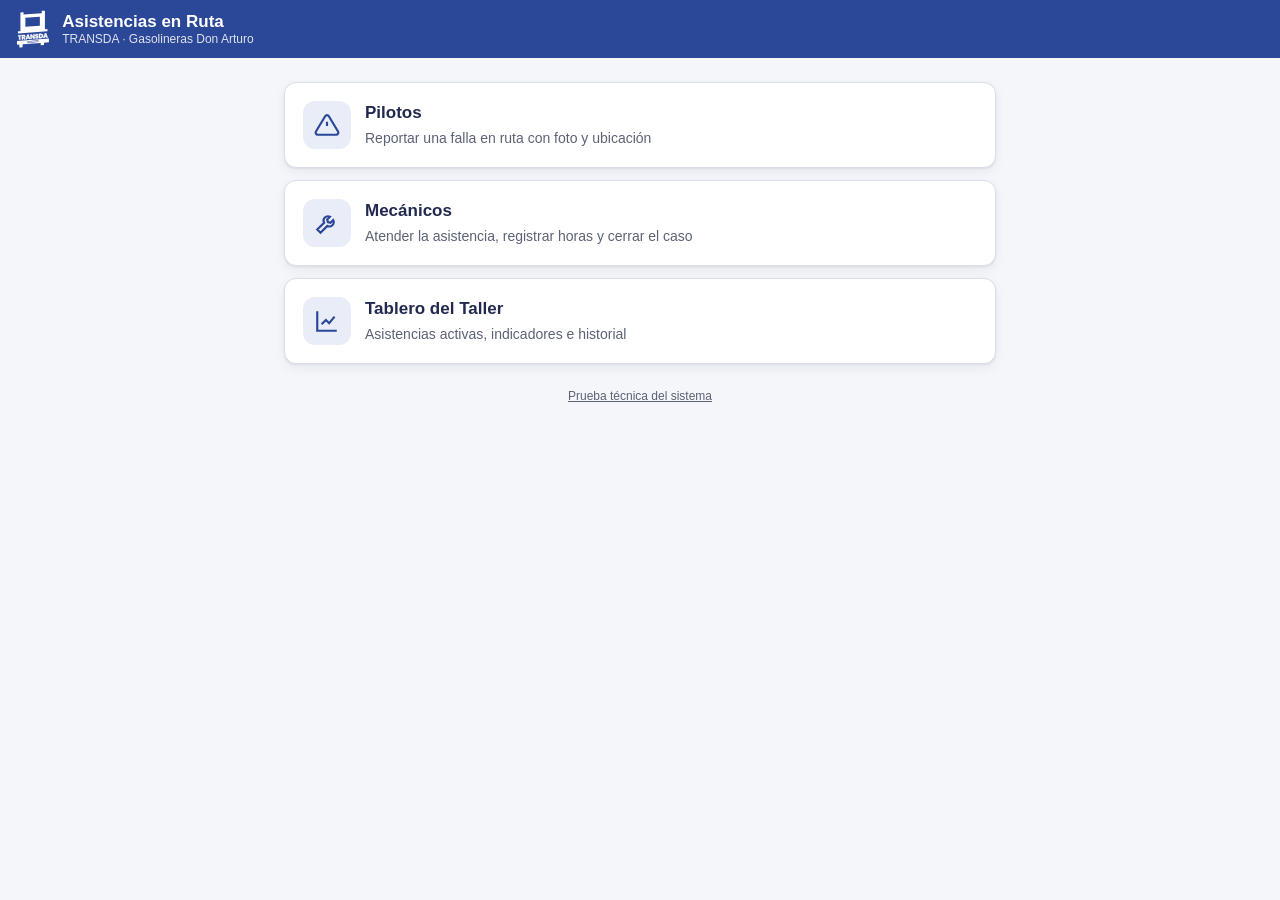
<file: index.html>
<!doctype html>
<html lang="es">
<head>
<meta charset="utf-8">
<meta name="viewport" content="width=device-width, initial-scale=1, viewport-fit=cover">
<meta name="theme-color" content="#2A4798">
<title>Asistencias en Ruta · TRANSDA</title>
<link rel="manifest" href="manifest.webmanifest">
<link rel="icon" href="assets/icon-192.png">
<link rel="apple-touch-icon" href="assets/icon-192.png">
<link rel="stylesheet" href="brand.css">
<style>
  .menu { display: grid; gap: 12px; }
  .menu .ar-card { margin: 0; }
  .menu a { display: flex; align-items: center; gap: 14px; padding: 18px; text-decoration: none; color: inherit; }
  .menu .ico { width: 48px; height: 48px; border-radius: 12px; background: var(--ar-azul-claro); color: var(--ar-azul); display: flex; align-items: center; justify-content: center; flex: none; }
  .menu b { display: block; font-size: 17px; color: var(--ar-azul-osc); }
  .menu span { font-size: 14px; color: var(--ar-texto-2); }
</style>
</head>
<body>
<header class="ar-header">
  <img src="assets/transda-logo-blanco.svg" alt="TRANSDA">
  <h1>Asistencias en Ruta<small>TRANSDA · Gasolineras Don Arturo</small></h1>
</header>
<main class="ar-main">
  <nav class="menu" aria-label="Aplicaciones">
    <a class="ar-card" href="pilotos.html">
      <div class="ico" aria-hidden="true"><svg width="26" height="26" viewBox="0 0 24 24" fill="none" stroke="currentColor" stroke-width="2"><path d="M12 9v4M12 17h.01M10.3 3.9 1.8 18a2 2 0 0 0 1.7 3h17a2 2 0 0 0 1.7-3L13.7 3.9a2 2 0 0 0-3.4 0z"/></svg></div>
      <div><b>Pilotos</b><span>Reportar una falla en ruta con foto y ubicación</span></div>
    </a>
    <a class="ar-card" href="mecanicos.html">
      <div class="ico" aria-hidden="true"><svg width="26" height="26" viewBox="0 0 24 24" fill="none" stroke="currentColor" stroke-width="2"><path d="M14.7 6.3a4 4 0 0 0-5.4 5.4L3 18l3 3 6.3-6.3a4 4 0 0 0 5.4-5.4l-2.5 2.5-2.4-.6-.6-2.4z"/></svg></div>
      <div><b>Mecánicos</b><span>Atender la asistencia, registrar horas y cerrar el caso</span></div>
    </a>
    <a class="ar-card" href="taller.html">
      <div class="ico" aria-hidden="true"><svg width="26" height="26" viewBox="0 0 24 24" fill="none" stroke="currentColor" stroke-width="2"><path d="M3 3v18h18M7 15l4-4 3 3 5-6"/></svg></div>
      <div><b>Tablero del Taller</b><span>Asistencias activas, indicadores e historial</span></div>
    </a>
  </nav>
  <p class="ar-pie"><a style="color:var(--ar-texto-2)" href="nucleo-prueba.html">Prueba técnica del sistema</a></p>
</main>
<script src="config.js"></script>
<script src="core.js"></script>
<script>AR.registrarSW();</script>
</body>
</html>
</file>
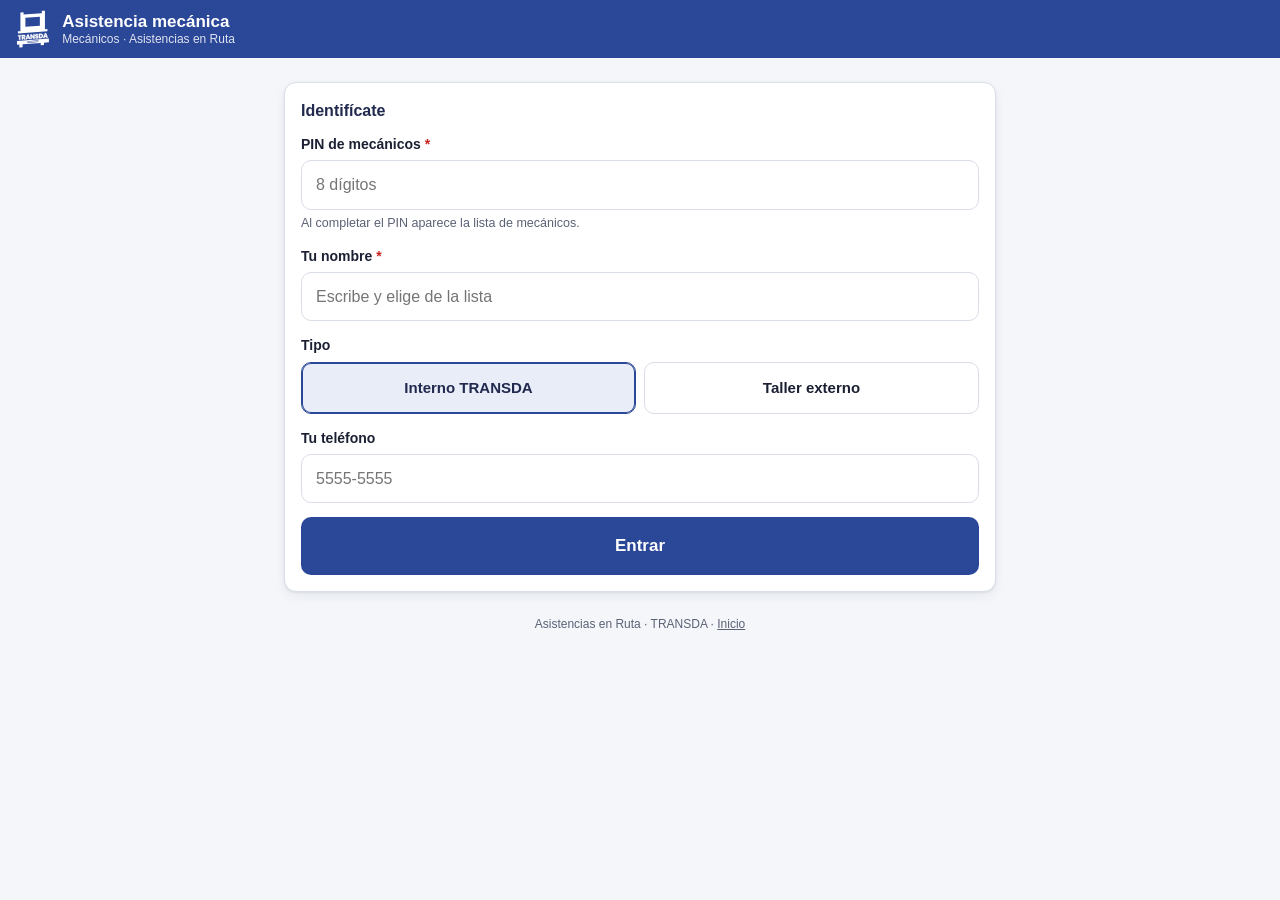
<file: mecanicos.html>
<!doctype html>
<html lang="es">
<head>
<meta charset="utf-8">
<meta name="viewport" content="width=device-width, initial-scale=1, viewport-fit=cover">
<meta name="theme-color" content="#2A4798">
<title>Mecánicos · Asistencias en Ruta</title>
<link rel="manifest" href="manifest.webmanifest">
<link rel="icon" href="assets/icon-192.png">
<link rel="apple-touch-icon" href="assets/icon-192.png">
<link rel="stylesheet" href="brand.css">
<style>
  .usuario { font-size: 12.5px; opacity: .9; text-align: right; line-height: 1.2; }
  .usuario button { background: none; border: 0; color: #fff; text-decoration: underline; font: inherit; font-size: 12px; padding: 0; cursor: pointer; }
  .barra-lista { display: flex; align-items: center; gap: 10px; margin-bottom: 12px; }
  .barra-lista h2 { margin: 0; font-size: 17px; flex: 1; color: var(--ar-azul-osc); }
  .caso { display: block; width: 100%; text-align: left; font: inherit; color: inherit; cursor: pointer; border-left: 5px solid var(--ar-borde); }
  .caso.ok { border-left-color: var(--ar-ok); } .caso.ambar { border-left-color: var(--ar-ambar); } .caso.rojo { border-left-color: var(--ar-rojo); }
  .caso .l1 { display: flex; justify-content: space-between; align-items: center; gap: 8px; }
  .caso .l1 b { font-size: 17px; color: var(--ar-azul-osc); }
  .caso .l2 { margin: 6px 0; font-size: 14.5px; }
  .caso .l3 { display: flex; flex-wrap: wrap; gap: 6px 14px; font-size: 13px; color: var(--ar-texto-2); }
  .mio { font-size: 11.5px; font-weight: 700; color: var(--ar-azul); background: var(--ar-azul-claro); border-radius: 6px; padding: 2px 7px; margin-left: 6px; }
  .vacio { text-align: center; color: var(--ar-texto-2); padding: 28px 12px; }
  .volver { background: none; border: 0; color: var(--ar-azul); font: inherit; font-weight: 700; padding: 6px 0; margin-bottom: 8px; cursor: pointer; }
  .acciones-contacto { display: grid; grid-template-columns: 1fr 1fr 1fr; gap: 8px; margin-top: 12px; }
  .acciones-contacto .ar-btn { min-height: 44px; padding: 8px; font-size: 14px; }
  .pasos { list-style: none; margin: 0; padding: 0; }
  .paso { display: flex; gap: 12px; align-items: flex-start; padding: 10px 0; border-top: 1px solid var(--ar-borde); }
  .paso:first-child { border-top: 0; }
  .paso .dot { width: 30px; height: 30px; border-radius: 50%; flex: none; display: flex; align-items: center; justify-content: center; font-weight: 800; font-size: 13px; background: var(--ar-gris-bg); color: var(--ar-gris); }
  .paso.hecho .dot { background: var(--ar-ok); color: #fff; }
  .paso.actual .dot { background: var(--ar-azul); color: #fff; }
  .paso .txt { flex: 1; } .paso .txt b { display: block; } .paso .txt small { color: var(--ar-texto-2); }
  .firma-caja { border: 1.5px dashed var(--ar-borde); border-radius: 10px; background: #fff; height: 150px; position: relative; }
  .firma-caja canvas { width: 100%; height: 100%; display: block; border-radius: 10px; }
  .firma-caja span { position: absolute; left: 12px; bottom: 8px; font-size: 12px; color: var(--ar-texto-2); pointer-events: none; }
  .req::after { content: " *"; color: var(--ar-rojo); }
  .grua { background: var(--ar-ambar-bg); border-radius: 10px; padding: 12px; margin-top: 12px; }
  .foto-remota { cursor: zoom-in; }
  .visor { position: fixed; inset: 0; background: rgba(0,0,0,.9); z-index: 100; display: flex; align-items: center; justify-content: center; }
  .visor img { max-width: 100%; max-height: 100%; }
</style>
</head>
<body>
<header class="ar-header">
  <img src="assets/transda-logo-blanco.svg" alt="TRANSDA">
  <h1>Asistencia mecánica<small>Mecánicos · Asistencias en Ruta</small></h1>
  <div class="ar-espacio"></div>
  <div class="usuario ar-oculto" id="hdrUsuario"><span id="hdrNombre"></span><br><button type="button" id="bSalir">Cambiar mecánico</button></div>
</header>

<main class="ar-main">
  <div id="avisoCola" class="ar-aviso ambar ar-oculto" role="status"></div>

  <!-- ===================== IDENTIFICACIÓN ===================== -->
  <section id="vLogin" class="ar-oculto">
    <div class="ar-card">
      <h2>Identifícate</h2>
      <div class="ar-campo">
        <label class="req" for="lPin">PIN de mecánicos</label>
        <input id="lPin" class="ar-input" type="password" inputmode="numeric" pattern="[0-9]*" maxlength="8" autocomplete="off" placeholder="8 dígitos">
        <div class="ar-ayuda" id="lPinAyuda">Al completar el PIN aparece la lista de mecánicos.</div>
      </div>
      <div class="ar-campo">
        <label class="req" for="lNombre">Tu nombre</label>
        <input id="lNombre" class="ar-input" list="dlMecanicos" autocomplete="off" placeholder="Escribe y elige de la lista">
        <datalist id="dlMecanicos"></datalist>
      </div>
      <span class="ar-label">Tipo</span>
      <div class="ar-opciones" style="margin-bottom:14px">
        <label class="ar-opcion"><input type="radio" name="lTipo" value="Interno" checked><span>Interno TRANSDA</span></label>
        <label class="ar-opcion"><input type="radio" name="lTipo" value="Externo"><span>Taller externo</span></label>
      </div>
      <div class="ar-campo ar-oculto" id="lTallerCampo">
        <label for="lTaller">Nombre del taller</label>
        <input id="lTaller" class="ar-input" placeholder="Ej. Taller Los Amigos, Escuintla">
      </div>
      <div class="ar-campo">
        <label for="lTel">Tu teléfono</label>
        <input id="lTel" class="ar-input" type="tel" inputmode="tel" placeholder="5555-5555">
      </div>
      <div id="lError" class="ar-aviso rojo ar-oculto"></div>
      <button class="ar-btn ar-btn-bloque ar-btn-grande" id="bEntrar" type="button">Entrar</button>
    </div>
  </section>

  <!-- ===================== LISTA ===================== -->
  <section id="vLista" class="ar-oculto">
    <div class="barra-lista">
      <h2>Asistencias activas</h2>
      <button class="ar-btn ar-btn-sec" id="bRefrescar" type="button" style="min-height:40px;padding:8px 14px">Actualizar</button>
    </div>
    <p id="actualizado" style="margin:-6px 0 12px;font-size:12.5px;color:var(--ar-texto-2)"></p>
    <div id="lista"></div>
    <div class="ar-card" style="margin-top:18px">
      <h2 style="font-size:15px">¿Te enviaron el PDF por WhatsApp?</h2>
      <p style="margin:0 0 10px;font-size:14px;color:var(--ar-texto-2)">Ábrelo aquí para ir directo a esa asistencia.</p>
      <label class="ar-btn ar-btn-sec ar-btn-bloque" style="cursor:pointer">Abrir PDF recibido<input type="file" accept="application/pdf" id="fPdf" hidden></label>
    </div>
    <p class="ar-pie">¿No aparece la asistencia? Pide al taller que la registre en el tablero.</p>
  </section>

  <!-- ===================== DETALLE ===================== -->
  <section id="vCaso" class="ar-oculto">
    <button class="volver" type="button" id="bVolver">← Asistencias activas</button>

    <div class="ar-card" id="cResumen"></div>

    <div class="ar-card">
      <h2>Avance de la atención</h2>
      <ol class="pasos" id="pasos"></ol>
      <div id="accionPrincipal" style="margin-top:12px"></div>
    </div>

    <!-- Cierre -->
    <form class="ar-card ar-oculto" id="fCierre" novalidate>
      <h2><span class="ar-paso">✓</span>Cierre del trabajo</h2>
      <div class="ar-campo">
        <label class="req" for="cDiag">Diagnóstico</label>
        <textarea id="cDiag" class="ar-textarea" placeholder="¿Qué encontraste? Causa de la falla."></textarea>
      </div>
      <div class="ar-campo">
        <label class="req" for="cTrabajo">Trabajo realizado</label>
        <textarea id="cTrabajo" class="ar-textarea" placeholder="¿Qué se hizo para resolverlo?"></textarea>
      </div>
      <div class="ar-campo">
        <label for="cRep">Repuestos utilizados</label>
        <input id="cRep" class="ar-input" placeholder="Ej. 1 llanta 11R22.5, 2 abrazaderas">
      </div>
      <span class="ar-label req">Resultado</span>
      <div class="ar-opciones">
        <label class="ar-opcion"><input type="radio" name="resultado" value="HABILITADA"><span>✅ Unidad habilitada</span></label>
        <label class="ar-opcion"><input type="radio" name="resultado" value="GRUA"><span>🚛 Requiere grúa</span></label>
      </div>
      <div class="grua ar-oculto" id="cGrua">
        <div class="ar-campo"><label for="cGruaProv">Proveedor de grúa</label><input id="cGruaProv" class="ar-input" placeholder="Nombre de la empresa de grúas"></div>
        <div class="ar-campo"><label for="cGruaDest">Destino</label><input id="cGruaDest" class="ar-input" placeholder="Ej. Taller central, Escuintla"></div>
        <div class="ar-campo" style="margin:0"><label for="cGruaMot">¿Por qué requiere grúa?</label><input id="cGruaMot" class="ar-input" placeholder="Ej. Motor fundido, no se puede reparar en ruta"></div>
      </div>
      <div class="ar-campo" style="margin-top:14px">
        <span class="ar-label">Fotos del trabajo <small style="font-weight:400;color:var(--ar-texto-2)">(hasta 4)</small></span>
        <div class="ar-fotos" id="cFotos">
          <label class="ar-foto-add" id="cFotoAdd">
            <svg width="26" height="26" viewBox="0 0 24 24" fill="none" stroke="currentColor" stroke-width="2" aria-hidden="true"><path d="M4 7h3l2-3h6l2 3h3v12H4z"/><circle cx="12" cy="13" r="3.5"/></svg>
            Tomar foto<input type="file" accept="image/*" capture="environment" id="cFoto">
          </label>
        </div>
      </div>
      <div class="ar-campo">
        <span class="ar-label">Firma del mecánico</span>
        <div class="firma-caja"><canvas id="cFirma"></canvas><span>Firma aquí con el dedo</span></div>
        <button type="button" class="volver" id="bBorrarFirma" style="font-weight:600">Borrar firma</button>
      </div>
      <div class="ar-campo">
        <label for="cObs">Observaciones</label>
        <input id="cObs" class="ar-input" placeholder="Opcional">
      </div>
      <div id="cError" class="ar-aviso rojo ar-oculto"></div>
      <button class="ar-btn ar-btn-ok ar-btn-bloque ar-btn-grande" type="submit" id="bCerrar">Cerrar asistencia</button>
    </form>

    <!-- Después del cierre -->
    <div class="ar-card ar-oculto" id="cListo">
      <div class="ar-aviso ok" id="cListoTxt" style="margin-bottom:12px"></div>
      <button class="ar-btn ar-btn-wa ar-btn-bloque ar-btn-grande" id="bWa" type="button">Enviar PDF de cierre por WhatsApp</button>
      <button class="ar-btn ar-btn-sec ar-btn-bloque" id="bDescargar" type="button" style="margin-top:10px">Descargar PDF</button>
    </div>
  </section>

  <p class="ar-pie">Asistencias en Ruta · TRANSDA · <a href="index.html" style="color:inherit">Inicio</a></p>
</main>

<script src="config.js"></script>
<script src="vendor/jspdf.umd.min.js"></script>
<script src="core.js"></script>
<script>
(function () {
  'use strict';
  const $ = (id) => document.getElementById(id);
  const U = AR.util;
  AR.sesion.iniciar('mecanico');
  AR.registrarSW();

  const MAX_FOTOS = 4;
  let casos = AR.store.get('mec.casos', []);   // última lista conocida (para trabajar sin señal)
  let actual = null;                           // caso abierto
  let fotosCierre = [];
  let firma = null;
  let ultimoCierre = null;                     // {caso, fotosReporte, fotosCierre, firma}

  const perfil = () => AR.store.get('mec.perfil', null);
  const overrides = () => AR.store.get('mec.overrides', {});   // cambios hechos aquí aún no confirmados
  function setOverride(id, campos) { const o = overrides(); o[id] = Object.assign(o[id] || {}, campos); AR.store.set('mec.overrides', o); }
  function conOverrides(c) { const o = overrides()[c.id]; return o ? Object.assign({}, c, o) : c; }
  const normN = (t) => String(t || '').normalize('NFD').replace(/[\u0300-\u036f]/g, '').toLowerCase().replace(/\s+/g, ' ').trim();
  const esMio = (c) => { const p = perfil(); return !!(p && c.mecanicoNombre && normN(c.mecanicoNombre) === normN(AR.sesion.usuario() || p.nombre)); };

  function mostrar(v) { ['vLogin', 'vLista', 'vCaso'].forEach((id) => $(id).classList.toggle('ar-oculto', id !== v)); window.scrollTo(0, 0); }
  function pintarUsuario() {
    const p = perfil(); $('hdrUsuario').classList.toggle('ar-oculto', !p);
    if (p) $('hdrNombre').textContent = p.nombre.split(' ').slice(0, 2).join(' ') + (p.tipo === 'Externo' ? ' (ext.)' : '');
  }

  /* -------------------- identificación -------------------- */
  document.querySelectorAll('input[name=lTipo]').forEach((r) => r.addEventListener('change', () => {
    $('lTallerCampo').classList.toggle('ar-oculto', valor('lTipo') !== 'Externo');
  }));
  function valor(n) { const r = document.querySelector('input[name=' + n + ']:checked'); return r ? r.value : ''; }
  function llenarMecanicos(d) {
    $('dlMecanicos').innerHTML = ((d && d.mecanicos) || []).map((m) => '<option value="' + U.esc(m.nombre) + '">' + U.esc([m.tipo, m.taller, m.region].filter(Boolean).join(' · ')) + '</option>').join('');
  }
  // Al completar los 8 dígitos se verifica el PIN (sin abrir sesión) y llega la lista de mecánicos
  let listaLogin = [];
  $('lPin').addEventListener('input', async () => {
    $('lPin').value = $('lPin').value.replace(/\D/g, '').slice(0, 8);
    if ($('lPin').value.length !== 8) return;
    try {
      const r = await AR.api.login($('lPin').value, '', true);
      if (r.rol !== 'mecanico' && r.rol !== 'taller') { $('lPinAyuda').textContent = 'Este PIN no es de mecánicos.'; return; }
      listaLogin = r.mecanicos || [];
      llenarMecanicos({ mecanicos: listaLogin });
      $('lPinAyuda').textContent = listaLogin.length ? 'PIN correcto ✓ Elige tu nombre de la lista.' : 'PIN correcto ✓';
    } catch (e) { $('lPinAyuda').textContent = e.message; }
  });
  $('lNombre').addEventListener('change', () => {
    const m = listaLogin.find((x) => x.nombre === $('lNombre').value);
    if (!m) return;
    const r = document.querySelector('input[name=lTipo][value="' + (m.tipo === 'Externo' ? 'Externo' : 'Interno') + '"]'); r.checked = true; r.dispatchEvent(new Event('change'));
    if (m.taller) $('lTaller').value = m.taller;
  });
  $('bEntrar').addEventListener('click', async () => {
    const err = (m) => { $('lError').textContent = m; $('lError').classList.remove('ar-oculto'); };
    $('lError').classList.add('ar-oculto');
    const pin = $('lPin').value.trim(), nombre = $('lNombre').value.trim();
    if (pin.length !== 8) return err('El PIN tiene 8 dígitos.');
    if (nombre.length < 4) return err('Escribe tu nombre.');
    if (listaLogin.length && !listaLogin.some((m) => normN(m.nombre) === normN(nombre))) return err('Elige tu nombre de la lista. Si no apareces, pide al taller que te agregue.');
    if (valor('lTipo') === 'Externo' && !$('lTaller').value.trim()) return err('Escribe el nombre del taller.');
    $('bEntrar').disabled = true; $('bEntrar').textContent = 'Verificando…';
    try {
      const r = await AR.api.login(pin, nombre);
      if (r.rol !== 'mecanico' && r.rol !== 'taller') { AR.sesion.salir(); throw new Error('Este PIN no es de mecánicos.'); }
      await AR.catalogos.cargar(true);
    } catch (e) {
      $('bEntrar').disabled = false; $('bEntrar').textContent = 'Entrar';
      return err(e.red ? 'Sin señal. Necesitas internet para ingresar.' : e.message);
    }
    $('lPin').value = '';
    AR.store.set('mec.perfil', { nombre, tipo: valor('lTipo'), taller: $('lTaller').value.trim(), tel: $('lTel').value.trim() });
    $('bEntrar').disabled = false; $('bEntrar').textContent = 'Entrar';
    iniciar();
  });
  $('bSalir').addEventListener('click', () => {
    let ok = true; try { ok = confirm('¿Cambiar de mecánico en este celular?'); } catch (e) { /* sin diálogo */ }
    if (!ok) return;
    AR.store.del('mec.perfil'); AR.sesion.salir(); pintarUsuario(); mostrar('vLogin');
  });

  /* -------------------- lista de activas -------------------- */
  async function refrescar(silencioso) {
    $('bRefrescar').disabled = true;
    try {
      const r = await AR.api.llamar('listarActivas');
      casos = r.asistencias; AR.store.set('mec.casos', casos); AR.store.set('mec.casosT', Date.now());
      // si no hay envíos pendientes, lo del servidor es la verdad
      if (!(await AR.api.contarCola())) AR.store.set('mec.overrides', {});
      if (actual) { const n = casos.find((c) => c.id === actual.id); if (n) { actual = conOverrides(n); pintarCaso(); } }
    } catch (e) { if (!silencioso) AR.ui.toast(e.red ? 'Sin señal: se muestra la última lista guardada.' : e.message, e.red ? '' : 'rojo'); }
    finally { $('bRefrescar').disabled = false; pintarLista(); }
  }
  function pintarLista() {
    const t = AR.store.get('mec.casosT', 0);
    $('actualizado').textContent = t ? 'Actualizado ' + U.fechaHora(new Date(t)) : '';
    const l = casos.map(conOverrides).sort((a, b) => (esMio(b) - esMio(a)) || (new Date(a.creadoEn) - new Date(b.creadoEn)));
    if (!l.length) { $('lista').innerHTML = '<div class="ar-card vacio">No hay asistencias activas. 👍</div>'; return; }
    $('lista').innerHTML = l.map((c) => {
      const sem = AR.ui.semaforo(c.creadoEn);
      return '<button type="button" class="ar-card caso ' + sem + '" data-id="' + U.esc(c.id) + '">' +
        '<div class="l1"><b>' + U.esc(c.unidad) + (c.cisterna ? ' / ' + U.esc(c.cisterna) : '') + (esMio(c) ? '<span class="mio">MÍA</span>' : '') + '</b>' + AR.ui.chipEstado(c.estado) + '</div>' +
        '<div class="l2"><b>' + U.esc(c.area) + ':</b> ' + U.esc(String(c.descripcion || '').slice(0, 110)) + '</div>' +
        '<div class="l3"><span>⏱ ' + U.duracion(AR.horasDesde(c.creadoEn) * 60) + '</span><span>📍 ' + U.esc(c.departamento || 'Sin ubicación') + '</span>' +
        (c.puedeMoverse === 'NO' ? '<span style="color:var(--ar-rojo);font-weight:700">No se mueve</span>' : '') +
        (c.mecanicoNombre && !esMio(c) ? '<span>🔧 ' + U.esc(c.mecanicoNombre) + '</span>' : '') +
        '<span>' + U.esc(c.correlativo) + '</span></div></button>';
    }).join('');
  }
  $('lista').addEventListener('click', (e) => { const b = e.target.closest('.caso'); if (b) abrirCaso(b.dataset.id); });
  $('bRefrescar').addEventListener('click', () => refrescar(false));
  $('fPdf').addEventListener('change', async (ev) => {
    const f = ev.target.files[0]; ev.target.value = ''; if (!f) return;
    try {
      const d = await AR.pdf.leerDatos(f);
      await refrescar(true);
      const c = casos.find((x) => x.id === d.caso.uid || x.id === d.caso.id || (d.caso.correlativo && x.correlativo === d.caso.correlativo));
      if (!c) return AR.ui.toast('Esa asistencia ya no está activa o aún no llega al sistema.', 'rojo', 6000);
      abrirCaso(c.id);
    } catch (e) { AR.ui.toast(e.message, 'rojo', 6000); }
  });

  /* -------------------- detalle del caso -------------------- */
  function abrirCaso(id) {
    const c = casos.find((x) => x.id === id); if (!c) return;
    actual = conOverrides(c);
    fotosCierre = []; ultimoCierre = null;
    $('fCierre').classList.add('ar-oculto');
    cargarBorradorCierre();
    pintarCaso();
    mostrar('vCaso');
    // cargarFotosReporte() se llama desde pintarCaso()
  }
  $('bVolver').addEventListener('click', () => { actual = null; pintarLista(); mostrar('vLista'); });

  function pintarCaso() {
    const c = actual; if (!c) return;
    const ruta = AR.gps.rutaUrl(c.lat, c.lng), tel = c.pilotoTel;
    $('cResumen').innerHTML =
      '<div style="display:flex;justify-content:space-between;gap:8px;align-items:flex-start"><div><div style="font-size:13px;color:var(--ar-texto-2)">' + U.esc(c.correlativo) + '</div>' +
      '<div style="font-size:22px;font-weight:800;color:var(--ar-azul-osc)">' + U.esc(c.unidad) + (c.cisterna ? ' <span style="font-size:15px;font-weight:600">/ ' + U.esc(c.cisterna) + '</span>' : '') + '</div></div>' + AR.ui.chipEstado(c.estado) + '</div>' +
      '<dl class="ar-kv" style="margin-top:12px">' +
      '<dt>Reportado</dt><dd>' + U.fechaHora(c.creadoEn) + ' <span style="font-weight:400;color:var(--ar-texto-2)">(hace ' + U.duracion(AR.horasDesde(c.creadoEn) * 60) + ')</span></dd>' +
      '<dt>Área</dt><dd>' + U.esc(c.area) + (c.componente ? ' · ' + U.esc(c.componente) : '') + '</dd>' +
      '<dt>Falla</dt><dd>' + U.esc(c.descripcion) + '</dd>' +
      '<dt>Situación</dt><dd>' + (c.puedeMoverse === 'NO' ? '<span style="color:var(--ar-rojo)">No puede moverse</span>' : 'Puede moverse') + ' · ' + (c.conCarga === 'SI' ? '<span style="color:var(--ar-ambar)">Con carga</span>' : 'Vacía') + '</dd>' +
      '<dt>Lugar</dt><dd>' + U.esc([c.departamento, c.referencia].filter(Boolean).join(' · ') || 'Sin ubicación') + '</dd>' +
      '<dt>Piloto</dt><dd>' + U.esc(c.pilotoNombre || '—') + '</dd>' +
      (c.observaciones ? '<dt>Notas</dt><dd style="white-space:pre-line">' + U.esc(c.observaciones) + '</dd>' : '') +
      '</dl>' +
      '<div class="acciones-contacto">' +
      (ruta ? '<a class="ar-btn" href="' + ruta + '" target="_blank" rel="noopener">Cómo llegar</a>' : '<span class="ar-btn" style="opacity:.4">Sin GPS</span>') +
      (tel ? '<a class="ar-btn ar-btn-sec" href="tel:' + U.esc(tel) + '">Llamar</a><a class="ar-btn ar-btn-wa" href="https://wa.me/' + U.telWa(tel) + '" target="_blank" rel="noopener">WhatsApp</a>' : '<span class="ar-btn ar-btn-sec" style="opacity:.4;grid-column:span 2">Sin teléfono</span>') +
      '</div>' +
      (AR.idsFotos(c.fotosReporte).length ? '<div class="ar-fotos" id="fotosRep" style="margin-top:12px">' + AR.idsFotos(c.fotosReporte).map((id) => '<div class="ar-foto foto-remota" data-f="' + U.esc(id) + '"></div>').join('') + '</div>' : '');
    pintarPasos();
    cargarFotosReporte();
  }

  function pintarPasos() {
    const c = actual;
    const mio = esMio(c);
    const pasos = [
      { k: 'asignado', t: 'Asistencia tomada', h: c.asignadoEn, extra: c.mecanicoNombre ? c.mecanicoNombre + (c.tallerExterno ? ' · ' + c.tallerExterno : '') : '' },
      { k: 'salida', t: 'En camino', h: c.salidaEn },
      { k: 'llegada', t: 'En el sitio', h: c.llegadaEn },
      { k: 'fin', t: c.estado === 'EN_GRUA' ? 'Enviada a grúa' : 'Trabajo terminado', h: c.finEn }
    ];
    let actualMarcado = false;
    $('pasos').innerHTML = pasos.map((p, i) => {
      let cls = p.h ? 'hecho' : '';
      if (!p.h && !actualMarcado) { cls = 'actual'; actualMarcado = true; }
      return '<li class="paso ' + cls + '"><div class="dot">' + (p.h ? '✓' : i + 1) + '</div><div class="txt"><b>' + p.t + '</b><small>' +
        (p.h ? U.fechaHora(p.h) + (p.extra ? ' · ' + U.esc(p.extra) : '') : 'Pendiente') + '</small></div></li>';
    }).join('');

    const box = $('accionPrincipal');
    const cierreVisibleAntes = !$('fCierre').classList.contains('ar-oculto');
    $('fCierre').classList.add('ar-oculto');
    const otro = c.mecanicoNombre && !mio && AR.sesion.rol() !== 'taller';
    if (c.estado === 'EN_GRUA' || c.estado === 'CERRADA') {
      box.innerHTML = '<div class="ar-aviso ' + (c.estado === 'EN_GRUA' ? 'ambar' : 'ok') + '">' +
        (c.estado === 'EN_GRUA' ? 'Unidad enviada a grúa. El taller cerrará la asistencia al recibirla.' : 'Asistencia cerrada.') + '</div>';
      return;
    }
    if (!c.salidaEn && !c.llegadaEn) {
      if (otro) { box.innerHTML = '<div class="ar-aviso ambar">Asignada a <b>' + U.esc(c.mecanicoNombre) + '</b>. Si vas a atenderla tú, pide al taller que te la reasigne.</div>'; return; }
      box.innerHTML = '<button class="ar-btn ar-btn-bloque ar-btn-grande" id="bSalida" type="button">🚗 Voy en camino</button>' +
        '<button class="ar-btn ar-btn-sec ar-btn-bloque" id="bLlegadaDirecta" type="button" style="margin-top:8px">Ya estoy en el sitio</button>';
      $('bSalida').onclick = () => accionSalida();
      $('bLlegadaDirecta').onclick = () => accionLlegada(true);
    } else if (otro) {
      box.innerHTML = '<div class="ar-aviso ambar">Asignada a <b>' + U.esc(c.mecanicoNombre) + '</b>.</div>';
    } else if (!c.llegadaEn) {
      box.innerHTML = '<button class="ar-btn ar-btn-bloque ar-btn-grande" id="bLlegada" type="button">📍 Llegué al sitio</button>';
      $('bLlegada').onclick = () => accionLlegada(false);
    } else {
      box.innerHTML = '';
      $('fCierre').classList.remove('ar-oculto');
      // el lienzo de firma se dimensiona solo al aparecer (no borra una firma ya hecha al refrescar)
      if (!cierreVisibleAntes) setTimeout(() => { if (!firma) firma = AR.firma($('cFirma')); else firma.limpiar(); }, 30);
    }
  }

  function datosMecanico() {
    const p = perfil() || {};
    return { mecanicoNombre: p.nombre, mecanicoTipo: p.tipo || 'Interno', tallerExterno: p.tipo === 'Externo' ? p.taller : '', mecanicoTel: p.tel || '' };
  }

  async function enviarEvento(evento, datos, etiqueta) {
    const r = await AR.api.enviar('evento', { id: actual.id, evento, datos: Object.assign({ ts: new Date().toISOString() }, datos) }, etiqueta + ' ' + actual.unidad);
    if (r.enviado && r.res.asistencia) { actual = r.res.asistencia; reemplazarCaso(actual); }
    return r;
  }
  function reemplazarCaso(c) { casos = casos.map((x) => x.id === c.id ? c : x); AR.store.set('mec.casos', casos); }

  async function accionSalida() {
    const ts = new Date().toISOString();
    const m = datosMecanico();
    try {
      // tomar la asistencia (asignarse) si no es suya, luego marcar salida
      if (!esMio(actual)) await enviarEvento('ASIGNAR', Object.assign({ ts }, m), 'Asignación');
      const r = await enviarEvento('SALIDA', Object.assign({ ts }, m), 'Salida');
      if (!r.enviado) {
        setOverride(actual.id, Object.assign({}, m, { asignadoEn: actual.asignadoEn || ts, salidaEn: ts, estado: 'EN_RUTA' }));
        actual = conOverrides(actual);
        AR.ui.toast('Sin señal: guardado, se enviará solo.');
      } else AR.ui.toast('Registrado: vas en camino ✔', 'ok');
      pintarCaso();
    } catch (e) { AR.ui.toast(e.message, 'rojo', 6000); }
  }

  async function accionLlegada(directa) {
    const ts = new Date().toISOString();
    let pos = null;
    AR.ui.toast('Tomando ubicación…', '', 2500);
    try { pos = await AR.gps.obtener(20000); } catch (e) { AR.ui.toast(e.message, 'rojo', 4000); }
    const m = datosMecanico();
    try {
      if (!esMio(actual)) await enviarEvento('ASIGNAR', Object.assign({ ts }, m), 'Asignación');
      const r = await enviarEvento('LLEGADA', Object.assign({ ts, lat: pos ? pos.lat : '', lng: pos ? pos.lng : '' }, m), 'Llegada');
      if (!r.enviado) {
        setOverride(actual.id, Object.assign({}, m, { asignadoEn: actual.asignadoEn || ts, llegadaEn: ts, llegadaLat: pos ? pos.lat : '', llegadaLng: pos ? pos.lng : '', estado: 'EN_SITIO' }));
        actual = conOverrides(actual);
        AR.ui.toast('Sin señal: guardado, se enviará solo.');
      } else AR.ui.toast('Llegada registrada ✔', 'ok');
      pintarCaso();
    } catch (e) { AR.ui.toast(e.message, 'rojo', 6000); }
  }

  /* -------------------- fotos -------------------- */
  let fotosReporteData = [];
  async function cargarFotosReporte() {
    fotosReporteData = [];
    const ids = AR.idsFotos(actual && actual.fotosReporte);
    for (const id of ids) {
      try {
        const src = await AR.fotoRemota(id);
        fotosReporteData.push(src);
        const el = document.querySelector('.foto-remota[data-f="' + CSS.escape(id) + '"]');
        if (el) { el.innerHTML = '<img alt="Foto del reporte">'; el.firstChild.src = src; el.onclick = () => verFoto(src); }
      } catch (e) { /* sin señal */ }
    }
  }
  function verFoto(src) {
    const v = document.createElement('div'); v.className = 'visor'; v.innerHTML = '<img alt="">'; v.firstChild.src = src;
    v.onclick = () => v.remove(); document.body.appendChild(v);
  }
  function pintarFotosCierre() {
    const cont = $('cFotos'), add = $('cFotoAdd');
    cont.querySelectorAll('.ar-foto').forEach((n) => n.remove());
    fotosCierre.forEach((src, i) => {
      const d = document.createElement('div'); d.className = 'ar-foto';
      d.innerHTML = '<img alt=""><button type="button" aria-label="Quitar foto">×</button>';
      d.querySelector('img').src = src;
      d.querySelector('button').onclick = () => { fotosCierre.splice(i, 1); pintarFotosCierre(); };
      cont.insertBefore(d, add);
    });
    add.classList.toggle('ar-oculto', fotosCierre.length >= MAX_FOTOS);
    guardarBorradorCierre();
  }
  $('cFoto').addEventListener('change', async (ev) => {
    for (const f of Array.from(ev.target.files || [])) {
      if (fotosCierre.length >= MAX_FOTOS) break;
      try { fotosCierre.push((await AR.fotos.comprimir(f)).dataUrl); } catch (e) { AR.ui.toast(e.message, 'rojo'); }
    }
    ev.target.value = ''; pintarFotosCierre();
  });

  /* -------------------- cierre -------------------- */
  document.querySelectorAll('input[name=resultado]').forEach((r) => r.addEventListener('change', () => {
    $('cGrua').classList.toggle('ar-oculto', valor('resultado') !== 'GRUA'); guardarBorradorCierre();
  }));
  ['cDiag', 'cTrabajo', 'cRep', 'cGruaProv', 'cGruaDest', 'cGruaMot', 'cObs'].forEach((id) => $(id).addEventListener('input', U.debounce(guardarBorradorCierre, 400)));
  $('fCierre').addEventListener('input', () => $('cError').classList.add('ar-oculto'));
  $('fCierre').addEventListener('change', () => $('cError').classList.add('ar-oculto'));
  $('bBorrarFirma').addEventListener('click', () => firma && firma.limpiar());

  function claveBorrador() { return 'mec.cierre.' + (actual ? actual.id : ''); }
  function guardarBorradorCierre() {
    if (!actual) return;
    AR.store.set(claveBorrador(), { diag: $('cDiag').value, trabajo: $('cTrabajo').value, rep: $('cRep').value, res: valor('resultado'),
      gp: $('cGruaProv').value, gd: $('cGruaDest').value, gm: $('cGruaMot').value, obs: $('cObs').value });
    if (!AR.store.set(claveBorrador() + '.fotos', fotosCierre)) AR.store.del(claveBorrador() + '.fotos');
  }
  function cargarBorradorCierre() {
    $('fCierre').reset(); $('cGrua').classList.add('ar-oculto'); $('cError').classList.add('ar-oculto');
    $('cListo').classList.add('ar-oculto');
    const b = AR.store.get(claveBorrador(), null);
    fotosCierre = AR.store.get(claveBorrador() + '.fotos', []) || [];
    if (b) {
      $('cDiag').value = b.diag || ''; $('cTrabajo').value = b.trabajo || ''; $('cRep').value = b.rep || '';
      $('cGruaProv').value = b.gp || ''; $('cGruaDest').value = b.gd || ''; $('cGruaMot').value = b.gm || ''; $('cObs').value = b.obs || '';
      if (b.res) { const r = document.querySelector('input[name=resultado][value="' + b.res + '"]'); r.checked = true; $('cGrua').classList.toggle('ar-oculto', b.res !== 'GRUA'); }
    }
    pintarFotosCierre();
  }

  $('fCierre').addEventListener('submit', async (ev) => {
    ev.preventDefault();
    const err = (m) => { $('cError').textContent = m; $('cError').classList.remove('ar-oculto'); $('cError').scrollIntoView({ block: 'center' }); };
    $('cError').classList.add('ar-oculto');
    const res = valor('resultado');
    if ($('cDiag').value.trim().length < 3) return err('Escribe el diagnóstico.');
    if ($('cTrabajo').value.trim().length < 3) return err('Escribe el trabajo realizado.');
    if (!res) return err('Indica si la unidad quedó habilitada o requiere grúa.');
    if (res === 'GRUA' && !$('cGruaDest').value.trim()) return err('Indica el destino de la grúa.');
    const firmaUrl = firma ? firma.dataUrl() : '';
    const finEn = new Date().toISOString();
    const cierre = Object.assign(datosMecanico(), {
      resultado: res, finEn, diagnostico: $('cDiag').value.trim(), trabajoRealizado: $('cTrabajo').value.trim(), repuestos: $('cRep').value.trim(),
      gruaProveedor: $('cGruaProv').value.trim(), gruaDestino: $('cGruaDest').value.trim(), gruaMotivo: $('cGruaMot').value.trim(),
      observaciones: $('cObs').value.trim(), firma: firmaUrl,
      salidaEn: actual.salidaEn || '', llegadaEn: actual.llegadaEn || '', llegadaLat: actual.llegadaLat || '', llegadaLng: actual.llegadaLng || ''
    });
    const b = $('bCerrar'); b.disabled = true; b.textContent = 'Enviando…';
    try {
      const r = await AR.api.enviar('cerrar', { id: actual.id, cierre, fotos: fotosCierre.map((d) => ({ dataUrl: d })) }, 'Cierre ' + actual.unidad);
      const local = Object.assign({}, actual, {
        finEn, diagnostico: cierre.diagnostico, trabajoRealizado: cierre.trabajoRealizado, repuestos: cierre.repuestos,
        resultado: res === 'GRUA' ? 'Requiere grúa' : 'Habilitada', gruaProveedor: cierre.gruaProveedor, gruaDestino: cierre.gruaDestino, gruaMotivo: cierre.gruaMotivo,
        estado: res === 'GRUA' ? 'EN_GRUA' : 'CERRADA', cerradoEn: res === 'GRUA' ? '' : finEn,
        mecanicoNombre: cierre.mecanicoNombre, mecanicoTipo: cierre.mecanicoTipo, tallerExterno: cierre.tallerExterno, mecanicoTel: cierre.mecanicoTel
      });
      const caso = r.enviado ? r.res.asistencia : local;
      if (!r.enviado) setOverride(actual.id, { estado: local.estado, finEn, resultado: local.resultado });
      ultimoCierre = { caso, fotosReporte: fotosReporteData.slice(), fotosCierre: fotosCierre.slice(), firma: firmaUrl };
      AR.store.del(claveBorrador()); AR.store.del(claveBorrador() + '.fotos');
      actual = caso; if (r.enviado) reemplazarCaso(caso);
      pintarCaso();
      $('cListo').classList.remove('ar-oculto');
      $('cListoTxt').innerHTML = r.enviado
        ? '<b>Asistencia ' + U.esc(caso.correlativo) + ' ' + (res === 'GRUA' ? 'enviada a grúa' : 'cerrada') + '.</b> Tiempo total: ' + U.duracion(U.minutosEntre(caso.creadoEn, finEn))
        : '<b>Cierre guardado sin señal.</b> Se enviará solo al tener internet. Ya puedes mandar el PDF.';
      $('cListo').scrollIntoView({ behavior: 'smooth' });
    } catch (e) { err(e.message); }
    finally { b.disabled = false; b.textContent = 'Cerrar asistencia'; }
  });

  async function pdfCierre() {
    if (!ultimoCierre) throw new Error('No hay cierre para generar.');
    return AR.pdf.crear('cierre', ultimoCierre.caso, { reporte: ultimoCierre.fotosReporte, cierre: ultimoCierre.fotosCierre }, ultimoCierre.firma);
  }
  $('bWa').addEventListener('click', async () => {
    try {
      const blob = await pdfCierre(); const cfg = (AR.catalogos.datos && AR.catalogos.datos.config) || {};
      await AR.compartir(blob, AR.pdf.nombre('cierre', ultimoCierre.caso), AR.textoWhatsApp('cierre', ultimoCierre.caso), cfg.whatsappTaller);
    } catch (e) { AR.ui.toast(e.message, 'rojo'); }
  });
  $('bDescargar').addEventListener('click', async () => {
    try { AR.descargar(await pdfCierre(), AR.pdf.nombre('cierre', ultimoCierre.caso)); } catch (e) { AR.ui.toast(e.message, 'rojo'); }
  });

  /* -------------------- cola sin señal -------------------- */
  AR.on('cola', (c) => {
    if (c.pendientes === null) return;
    $('avisoCola').classList.toggle('ar-oculto', !c.pendientes);
    $('avisoCola').textContent = c.pendientes ? '📶 ' + c.pendientes + ' registro(s) esperando señal. Se enviarán solos.' : '';
  });
  AR.on('enviado', (ev) => { const a = ev.res && ev.res.asistencia; if (a) reemplazarCaso(a); });
  AR.on('errorCola', (ev) => AR.ui.toast('No se pudo enviar "' + ev.item.etiqueta + '": ' + ev.error, 'rojo', 9000));

  /* -------------------- inicio -------------------- */
  function iniciar() {
    pintarUsuario(); llenarMecanicos(AR.catalogos.datos);
    mostrar('vLista'); pintarLista();
    AR.api.procesarCola().then(() => refrescar(true));
    AR.catalogos.cargar().catch(() => {});
  }
  setInterval(() => { if (!document.hidden && perfil() && !$('vLista').classList.contains('ar-oculto')) refrescar(true); }, 60000);

  llenarMecanicos(AR.catalogos.datos);
  AR.on('sesion', (msg) => {
    pintarUsuario(); mostrar('vLogin');
    const p = perfil(); if (p) { $('lNombre').value = p.nombre; $('lTel').value = p.tel || ''; }
    $('lError').textContent = msg + ' Lo pendiente no se perdió.'; $('lError').classList.remove('ar-oculto');
  });
  if (perfil() && AR.sesion.token()) iniciar();
  else { const p = perfil(); if (p) { $('lNombre').value = p.nombre; $('lTel').value = p.tel || ''; } mostrar('vLogin'); }
})();
</script>
</body>
</html>
</file>
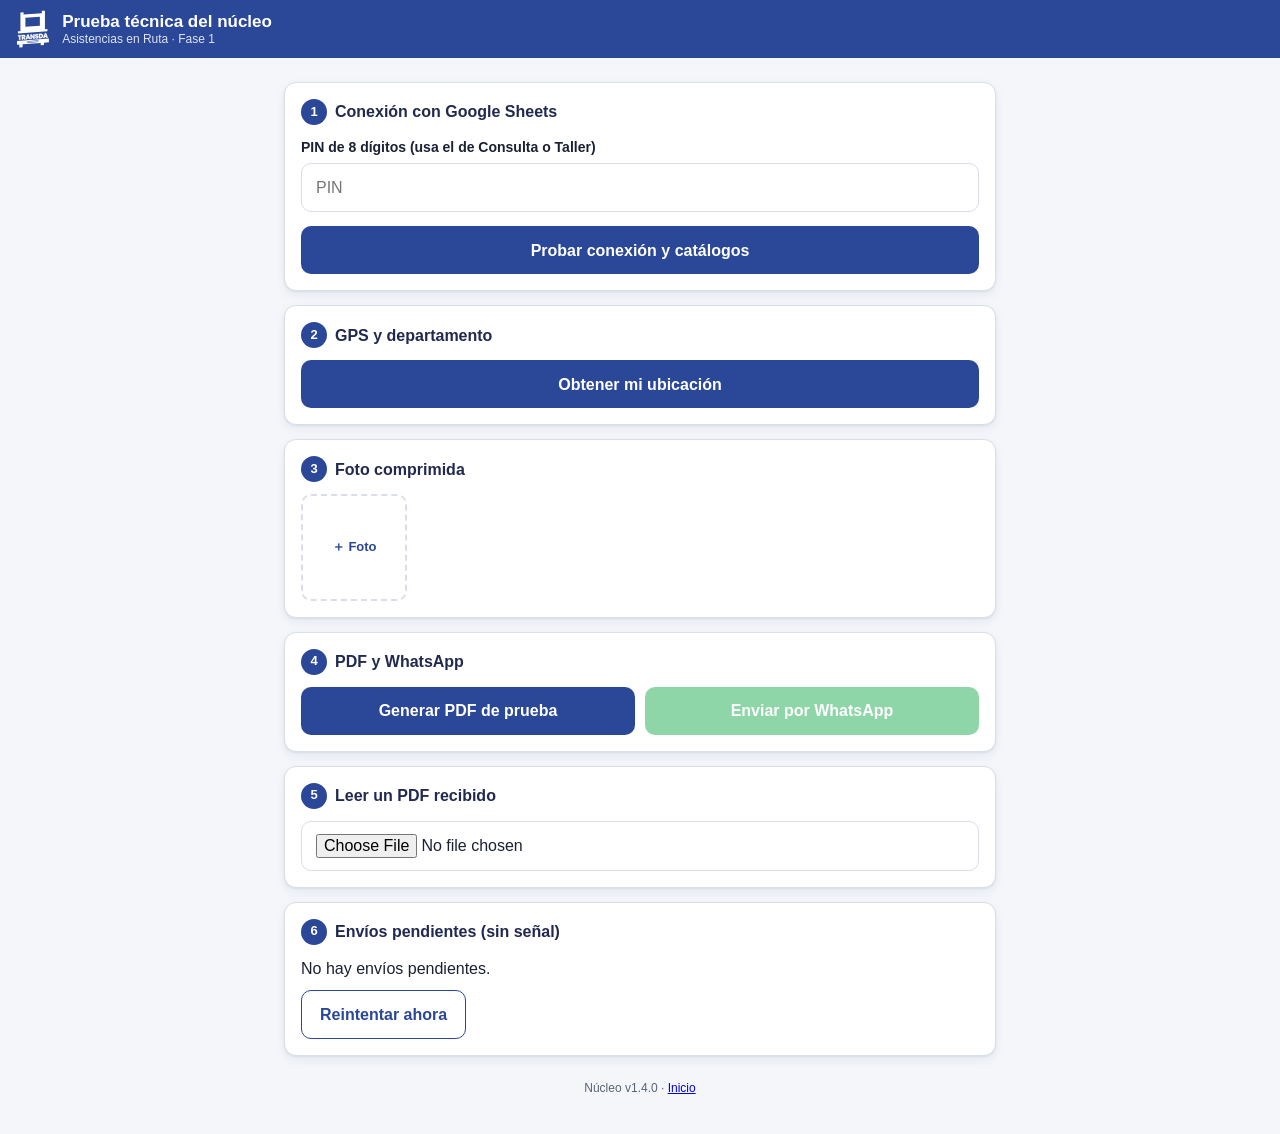
<file: nucleo-prueba.html>
<!doctype html>
<html lang="es">
<head>
<meta charset="utf-8">
<meta name="viewport" content="width=device-width, initial-scale=1, viewport-fit=cover">
<meta name="theme-color" content="#2A4798">
<title>Prueba técnica · Asistencias en Ruta</title>
<link rel="icon" href="assets/icon-192.png">
<link rel="stylesheet" href="brand.css">
<style>
  pre { background: #0F1424; color: #DDE3F0; padding: 12px; border-radius: 10px; font-size: 12.5px; overflow: auto; max-height: 260px; white-space: pre-wrap; word-break: break-word; margin: 10px 0 0; }
  .res { margin-top: 10px; }
</style>
</head>
<body>
<header class="ar-header">
  <img src="assets/transda-logo-blanco.svg" alt="TRANSDA">
  <h1>Prueba técnica del núcleo<small>Asistencias en Ruta · Fase 1</small></h1>
</header>
<main class="ar-main">
  <div id="aviso"></div>

  <section class="ar-card">
    <h2><span class="ar-paso">1</span>Conexión con Google Sheets</h2>
    <div class="ar-campo"><label for="pin">PIN de 8 dígitos (usa el de Consulta o Taller)</label>
      <input id="pin" class="ar-input" inputmode="numeric" autocomplete="off" placeholder="PIN"></div>
    <div class="ar-fila-btn"><button class="ar-btn" id="bCat">Probar conexión y catálogos</button></div>
    <pre id="rCat" class="ar-oculto"></pre>
  </section>

  <section class="ar-card">
    <h2><span class="ar-paso">2</span>GPS y departamento</h2>
    <button class="ar-btn ar-btn-bloque" id="bGps">Obtener mi ubicación</button>
    <pre id="rGps" class="ar-oculto"></pre>
  </section>

  <section class="ar-card">
    <h2><span class="ar-paso">3</span>Foto comprimida</h2>
    <div class="ar-fotos" id="fotos">
      <label class="ar-foto-add">＋ Foto<input type="file" accept="image/*" capture="environment" id="fFoto"></label>
    </div>
    <pre id="rFoto" class="ar-oculto"></pre>
  </section>

  <section class="ar-card">
    <h2><span class="ar-paso">4</span>PDF y WhatsApp</h2>
    <div class="ar-fila-btn">
      <button class="ar-btn" id="bPdf">Generar PDF de prueba</button>
      <button class="ar-btn ar-btn-wa" id="bWa" disabled>Enviar por WhatsApp</button>
    </div>
    <pre id="rPdf" class="ar-oculto"></pre>
  </section>

  <section class="ar-card">
    <h2><span class="ar-paso">5</span>Leer un PDF recibido</h2>
    <input type="file" accept="application/pdf" id="fPdf" class="ar-input">
    <pre id="rLeer" class="ar-oculto"></pre>
  </section>

  <section class="ar-card">
    <h2><span class="ar-paso">6</span>Envíos pendientes (sin señal)</h2>
    <p id="rCola" style="margin:0">Revisando…</p>
    <button class="ar-btn ar-btn-sec" id="bCola" style="margin-top:10px">Reintentar ahora</button>
  </section>
  <p class="ar-pie">Núcleo v<span id="ver"></span> · <a href="index.html">Inicio</a></p>
</main>

<script src="config.js"></script>
<script src="vendor/jspdf.umd.min.js"></script>
<script src="core.js"></script>
<script>
(function () {
  const $ = (id) => document.getElementById(id);
  const mostrar = (id, obj) => { const el = $(id); el.classList.remove('ar-oculto'); el.textContent = typeof obj === 'string' ? obj : JSON.stringify(obj, null, 2); };
  AR.sesion.iniciar('prueba');
  $('ver').textContent = AR.VERSION;
  $('pin').setAttribute('maxlength', '8');
  if (!AR.api.configurada()) $('aviso').innerHTML = '<div class="ar-aviso ambar">Falta pegar la URL de Apps Script en <b>config.js</b>. Las pruebas 2 a 5 funcionan igual.</div>';
  if (!window.isSecureContext) $('aviso').innerHTML += '<div class="ar-aviso rojo">Abre esta página desde su enlace <b>https://</b> para que funcione el GPS.</div>';

  let gps = null, fotos = [], pdfBlob = null, caso = null;

  $('bCat').onclick = async () => {
    mostrar('rCat', 'Conectando…');
    try {
      const t0 = performance.now();
      await AR.api.login($('pin').value, 'Prueba técnica'); $('pin').value = '';
      const d = await AR.catalogos.cargar(true);
      mostrar('rCat', { conexion: 'OK', rol: d.rol, segundos: ((performance.now() - t0) / 1000).toFixed(1),
        unidades: d.unidades.length, pilotos: d.pilotos.length, mecanicos: d.mecanicos.length, areas: d.areas.map(a => a.area), departamentos: d.departamentos.length, config: d.config });
    } catch (e) { mostrar('rCat', '❌ ' + e.message); }
  };

  $('bGps').onclick = async () => {
    mostrar('rGps', 'Buscando señal GPS…');
    try {
      gps = await AR.gps.obtener();
      gps.departamento = await AR.geo.departamento(gps.lat, gps.lng);
      mostrar('rGps', Object.assign({ mapa: AR.gps.mapaUrl(gps.lat, gps.lng) }, gps));
    } catch (e) { mostrar('rGps', '❌ ' + e.message); }
  };

  $('fFoto').onchange = async (ev) => {
    const f = ev.target.files[0]; if (!f) return;
    try {
      const r = await AR.fotos.comprimir(f);
      fotos.push(r.dataUrl);
      const div = document.createElement('div'); div.className = 'ar-foto'; div.innerHTML = '<img alt="">'; div.firstChild.src = r.dataUrl;
      $('fotos').insertBefore(div, $('fotos').lastElementChild);
      mostrar('rFoto', { original_kb: Math.round(f.size / 1024), comprimida_kb: r.kb, tamaño: r.ancho + '×' + r.alto });
    } catch (e) { mostrar('rFoto', '❌ ' + e.message); }
    ev.target.value = '';
  };

  $('bPdf').onclick = async () => {
    const ahora = Date.now();
    caso = {
      correlativo: 'AR-PRUEBA-0000', estado: 'CERRADA', unidad: 'C140', cisterna: 'ER177', tipoUnidad: 'CABEZAL', componente: 'Cabezal',
      creadoEn: new Date(ahora - 3 * 3600e3).toISOString(), creadoPor: 'Prueba', origen: 'Piloto',
      pilotoNombre: 'Piloto de prueba', pilotoTel: '5555-5555', area: 'Llantas', descripcion: 'Reventón de llanta en eje de tracción, lado izquierdo. (Documento de PRUEBA)',
      puedeMoverse: 'NO', conCarga: 'SI', prioridad: 'Alta',
      lat: gps ? gps.lat : 14.3044, lng: gps ? gps.lng : -90.7852, precisionM: gps ? gps.precision : 12, departamento: gps ? gps.departamento : 'Escuintla',
      referencia: 'Km 58 CA-9, frente a gasolinera', mecanicoNombre: 'Mecánico de prueba', mecanicoTipo: 'Interno',
      asignadoEn: new Date(ahora - 2.6 * 3600e3).toISOString(), salidaEn: new Date(ahora - 2.5 * 3600e3).toISOString(),
      llegadaEn: new Date(ahora - 1.6 * 3600e3).toISOString(), finEn: new Date(ahora - 0.7 * 3600e3).toISOString(), cerradoEn: new Date(ahora - 0.7 * 3600e3).toISOString(),
      diagnostico: 'Llanta 11R22.5 con corte lateral', trabajoRealizado: 'Cambio de llanta por repuesto, torque y revisión de presión', repuestos: '1 llanta 11R22.5',
      resultado: 'Habilitada', minAsignacion: '', minLlegada: '', minReparacion: '', minTotal: ''
    };
    try {
      pdfBlob = await AR.pdf.crear('completo', caso, { reporte: fotos.slice(0, 3), cierre: fotos.slice(3) });
      $('bWa').disabled = false;
      mostrar('rPdf', { pdf_kb: Math.round(pdfBlob.size / 1024), nombre: AR.pdf.nombre('completo', caso), compartirArchivos: !!(navigator.canShare && navigator.canShare({ files: [new File([pdfBlob], 'x.pdf', { type: 'application/pdf' })] })) });
      window.open(URL.createObjectURL(pdfBlob), '_blank');
    } catch (e) { mostrar('rPdf', '❌ ' + e.message); }
  };
  $('bWa').onclick = () => AR.compartir(pdfBlob, AR.pdf.nombre('completo', caso), AR.textoWhatsApp('cierre', caso)).then((r) => AR.ui.toast('Resultado: ' + r));

  $('fPdf').onchange = async (ev) => {
    const f = ev.target.files[0]; if (!f) return;
    try { mostrar('rLeer', await AR.pdf.leerDatos(f)); } catch (e) { mostrar('rLeer', '❌ ' + e.message); }
  };

  AR.on('cola', (c) => { if (c.pendientes !== null) $('rCola').textContent = c.pendientes ? c.pendientes + ' envío(s) esperando señal.' : 'No hay envíos pendientes.'; });
  AR.api.contarCola();
  $('bCola').onclick = () => AR.api.procesarCola().then((n) => AR.ui.toast(n + ' envío(s) completados'));
})();
</script>
</body>
</html>
</file>
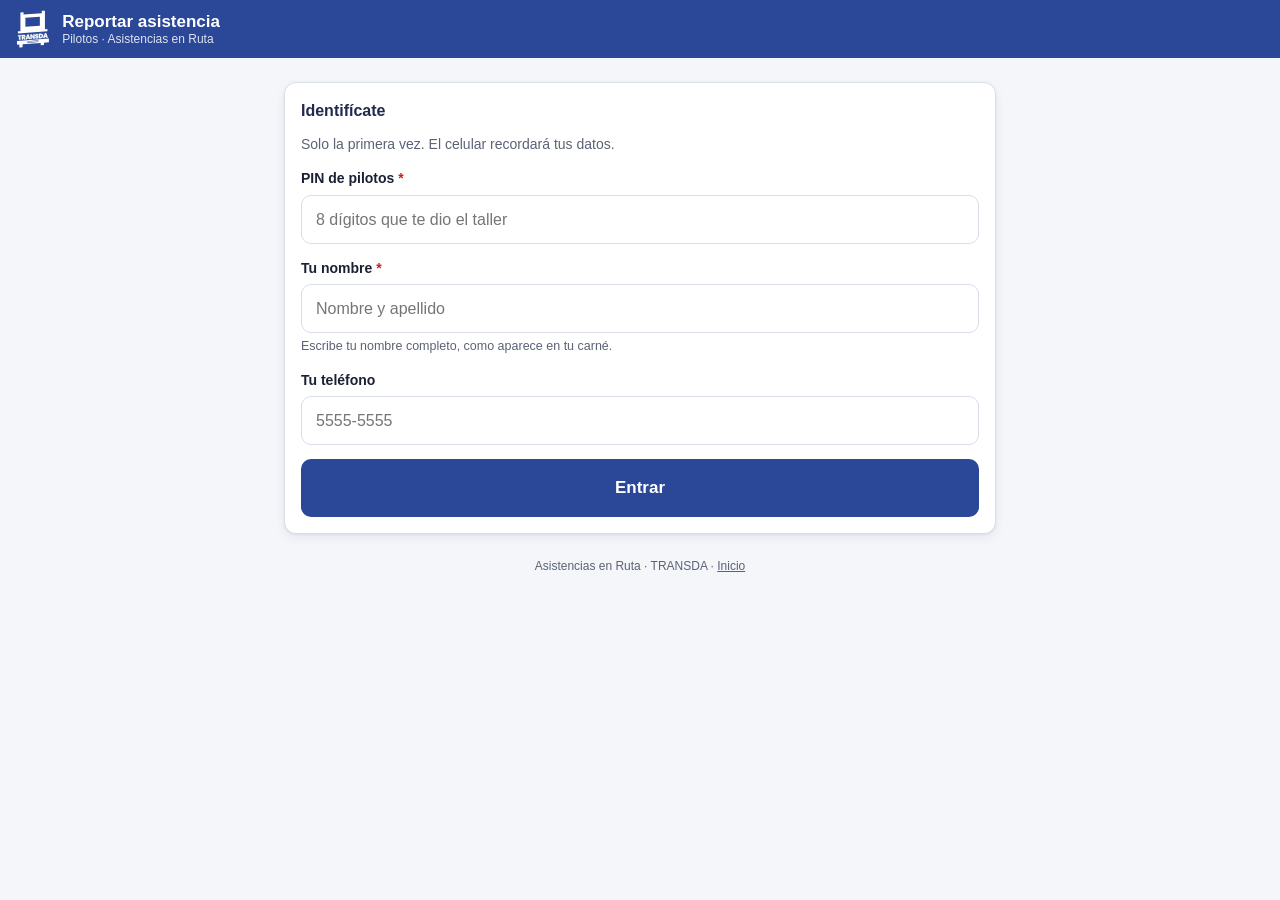
<file: pilotos.html>
<!doctype html>
<html lang="es">
<head>
<meta charset="utf-8">
<meta name="viewport" content="width=device-width, initial-scale=1, viewport-fit=cover">
<meta name="theme-color" content="#2A4798">
<title>Reportar asistencia · TRANSDA</title>
<link rel="manifest" href="manifest.webmanifest">
<link rel="icon" href="assets/icon-192.png">
<link rel="apple-touch-icon" href="assets/icon-192.png">
<link rel="stylesheet" href="brand.css">
<style>
  .chips { display: flex; flex-wrap: wrap; gap: 6px; margin-top: 8px; }
  .chip { border: 1px solid var(--ar-borde); background: #fff; border-radius: 999px; padding: 7px 12px; font: inherit; font-size: 13.5px; color: var(--ar-texto); cursor: pointer; }
  .chip:active { background: var(--ar-azul-claro); }
  .gps { display: flex; gap: 12px; align-items: flex-start; }
  .gps .ico { width: 42px; height: 42px; flex: none; border-radius: 50%; display: flex; align-items: center; justify-content: center; background: var(--ar-gris-bg); color: var(--ar-gris); }
  .gps.ok .ico { background: var(--ar-ok-bg); color: var(--ar-ok); }
  .gps.err .ico { background: var(--ar-rojo-bg); color: var(--ar-rojo); }
  .gps b { display: block; } .gps small { color: var(--ar-texto-2); }
  .unidad-info { font-size: 13.5px; color: var(--ar-texto-2); margin-top: 6px; min-height: 18px; }
  .resultado { text-align: center; padding: 24px 16px; }
  .resultado .num { font-size: 28px; font-weight: 800; color: var(--ar-azul-osc); letter-spacing: .5px; margin: 6px 0 2px; }
  .resultado .check { width: 64px; height: 64px; border-radius: 50%; margin: 0 auto 8px; display: flex; align-items: center; justify-content: center; }
  .resultado.ok .check { background: var(--ar-ok-bg); color: var(--ar-ok); }
  .resultado.cola .check { background: var(--ar-ambar-bg); color: var(--ar-ambar); }
  .reporte { display: flex; justify-content: space-between; gap: 10px; padding: 12px 0; border-top: 1px solid var(--ar-borde); }
  .reporte:first-child { border-top: 0; }
  .reporte b { display: block; } .reporte small { color: var(--ar-texto-2); display: block; }
  .reporte .der { text-align: right; flex: none; }
  .usuario { font-size: 12.5px; opacity: .9; text-align: right; line-height: 1.2; }
  .usuario button { background: none; border: 0; color: #fff; text-decoration: underline; font: inherit; font-size: 12px; padding: 0; cursor: pointer; }
  .emergencia { font-size: 13px; }
  .req::after { content: " *"; color: var(--ar-rojo); }
  .error-campo { color: var(--ar-rojo); font-size: 13px; margin-top: 4px; }
</style>
</head>
<body>
<header class="ar-header">
  <img src="assets/transda-logo-blanco.svg" alt="TRANSDA">
  <h1>Reportar asistencia<small>Pilotos · Asistencias en Ruta</small></h1>
  <div class="ar-espacio"></div>
  <div class="usuario ar-oculto" id="hdrUsuario"><span id="hdrNombre"></span><br><button type="button" id="bSalir">Cambiar piloto</button></div>
</header>

<main class="ar-main">
  <div id="avisoCola" class="ar-aviso ambar ar-oculto" role="status"></div>

  <!-- ===================== IDENTIFICACIÓN ===================== -->
  <section id="vLogin" class="ar-oculto">
    <div class="ar-card">
      <h2>Identifícate</h2>
      <p style="margin:0 0 14px;color:var(--ar-texto-2);font-size:14px">Solo la primera vez. El celular recordará tus datos.</p>
      <div class="ar-campo">
        <label class="req" for="lPin">PIN de pilotos</label>
        <input id="lPin" class="ar-input" type="password" inputmode="numeric" pattern="[0-9]*" maxlength="8" autocomplete="off" placeholder="8 dígitos que te dio el taller">
      </div>
      <div class="ar-campo">
        <label class="req" for="lNombre">Tu nombre</label>
        <input id="lNombre" class="ar-input" autocomplete="name" autocapitalize="words" placeholder="Nombre y apellido">
        <div class="ar-ayuda" id="lNombreAyuda">Escribe tu nombre completo, como aparece en tu carné.</div>
      </div>
      <div class="ar-campo">
        <label for="lTel">Tu teléfono</label>
        <input id="lTel" class="ar-input" type="tel" inputmode="tel" placeholder="5555-5555">
      </div>
      <div id="lError" class="ar-aviso rojo ar-oculto"></div>
      <button class="ar-btn ar-btn-bloque ar-btn-grande" id="bEntrar" type="button">Entrar</button>
    </div>
  </section>

  <!-- ===================== FORMULARIO ===================== -->
  <form id="vForm" class="ar-oculto" novalidate>
    <div class="ar-aviso rojo emergencia"><b>¿Fuga de combustible, fuego o accidente con heridos?</b> Primero ponte a salvo y llama a <a href="tel:122">Bomberos 122</a> / <a href="tel:123">123</a> y a Monitoreo. Después llena este reporte.</div>

    <section class="ar-card">
      <h2><span class="ar-paso">1</span>Unidad</h2>
      <div class="ar-campo">
        <label class="req" for="fUnidad">Cabezal o camión</label>
        <input id="fUnidad" class="ar-input" list="dlUnidades" autocomplete="off" autocapitalize="characters" placeholder="Ej. C140">
        <datalist id="dlUnidades"></datalist>
        <div class="unidad-info" id="fUnidadInfo"></div>
      </div>
      <div class="ar-campo">
        <label for="fCisterna">Cisterna acoplada</label>
        <input id="fCisterna" class="ar-input" list="dlCisternas" autocomplete="off" autocapitalize="characters" placeholder="Ej. ER177 (déjalo vacío si no aplica)">
        <datalist id="dlCisternas"></datalist>
      </div>
      <span class="ar-label">¿Dónde está la falla?</span>
      <div class="ar-opciones" id="fComponente">
        <label class="ar-opcion"><input type="radio" name="componente" value="Cabezal / Camión" checked><span>Cabezal / Camión</span></label>
        <label class="ar-opcion"><input type="radio" name="componente" value="Cisterna"><span>Cisterna</span></label>
      </div>
    </section>

    <section class="ar-card">
      <h2><span class="ar-paso">2</span>¿Qué falló?</h2>
      <div class="ar-opciones" id="fArea" role="radiogroup" aria-label="Área de la falla"></div>
      <div class="error-campo ar-oculto" id="eArea">Elige el tipo de falla.</div>
      <div class="ar-campo" style="margin-top:14px">
        <label class="req" for="fDesc">Describe la falla</label>
        <textarea id="fDesc" class="ar-textarea" placeholder="¿Qué pasó? ¿Qué ruido, luz o síntoma notaste?"></textarea>
        <div class="chips" id="fChips"></div>
        <div class="error-campo ar-oculto" id="eDesc">Escribe al menos una frase.</div>
      </div>
    </section>

    <section class="ar-card">
      <h2><span class="ar-paso">3</span>Situación</h2>
      <span class="ar-label req">¿La unidad puede moverse?</span>
      <div class="ar-opciones" style="margin-bottom:14px">
        <label class="ar-opcion"><input type="radio" name="mueve" value="SI"><span>Sí puede</span></label>
        <label class="ar-opcion"><input type="radio" name="mueve" value="NO"><span>No puede</span></label>
      </div>
      <span class="ar-label req">¿Va con carga?</span>
      <div class="ar-opciones">
        <label class="ar-opcion"><input type="radio" name="carga" value="SI"><span>Con carga</span></label>
        <label class="ar-opcion"><input type="radio" name="carga" value="NO"><span>Vacía</span></label>
      </div>
      <div class="error-campo ar-oculto" id="eSit">Responde las dos preguntas.</div>
    </section>

    <section class="ar-card">
      <h2><span class="ar-paso">4</span>Ubicación</h2>
      <div class="gps" id="gpsBox">
        <div class="ico" aria-hidden="true"><svg width="22" height="22" viewBox="0 0 24 24" fill="none" stroke="currentColor" stroke-width="2"><path d="M12 21s-7-6.2-7-11a7 7 0 0 1 14 0c0 4.8-7 11-7 11z"/><circle cx="12" cy="10" r="2.5"/></svg></div>
        <div style="flex:1"><b id="gpsTitulo">Buscando tu ubicación…</b><small id="gpsDetalle">Acepta el permiso de ubicación si el celular lo pide.</small></div>
      </div>
      <button type="button" class="ar-btn ar-btn-sec ar-btn-bloque" id="bGps" style="margin-top:12px">Volver a tomar ubicación</button>
      <div class="ar-campo" style="margin-top:14px">
        <label for="fDepto">Departamento</label>
        <select id="fDepto" class="ar-select"><option value="">— Elige si no se detectó —</option></select>
      </div>
      <div class="ar-campo">
        <label for="fRef">Referencia del lugar</label>
        <input id="fRef" class="ar-input" placeholder="Ej. Km 58 CA-9, frente a gasolinera">
      </div>
    </section>

    <section class="ar-card">
      <h2><span class="ar-paso">5</span>Fotos <small style="font-weight:400;color:var(--ar-texto-2);font-size:13px">(hasta 4)</small></h2>
      <div class="ar-fotos" id="fotos">
        <label class="ar-foto-add" id="fotoAdd">
          <svg width="26" height="26" viewBox="0 0 24 24" fill="none" stroke="currentColor" stroke-width="2" aria-hidden="true"><path d="M4 7h3l2-3h6l2 3h3v12H4z"/><circle cx="12" cy="13" r="3.5"/></svg>
          Tomar foto
          <input type="file" accept="image/*" capture="environment" id="fFoto">
        </label>
      </div>
      <div class="ar-ayuda" style="font-size:12.5px;color:var(--ar-texto-2);margin-top:8px">Una foto general de la unidad y otra de cerca de la falla ayudan al mecánico.</div>
    </section>

    <section class="ar-card">
      <h2><span class="ar-paso">6</span>Contacto</h2>
      <div class="ar-campo" style="margin:0">
        <label for="fTel">Teléfono donde te pueden llamar</label>
        <input id="fTel" class="ar-input" type="tel" inputmode="tel" placeholder="5555-5555">
      </div>
    </section>

    <section class="ar-card ar-oculto" id="cardMis">
      <h2>Mis reportes recientes</h2>
      <div id="listaMis"></div>
    </section>

    <div class="ar-barra-inf">
      <button class="ar-btn ar-btn-grande" type="submit" id="bEnviar">Enviar reporte</button>
    </div>
  </form>

  <!-- ===================== RESULTADO ===================== -->
  <section id="vOk" class="ar-oculto">
    <div class="ar-card resultado" id="okCaja">
      <div class="check" aria-hidden="true"><svg width="34" height="34" viewBox="0 0 24 24" fill="none" stroke="currentColor" stroke-width="2.5"><path d="M5 12l5 5L20 7"/></svg></div>
      <div id="okTitulo" style="font-weight:700;font-size:18px"></div>
      <div class="num" id="okNum"></div>
      <div id="okTexto" style="color:var(--ar-texto-2);font-size:14.5px"></div>
    </div>
    <div class="ar-card">
      <h2>Avisa al taller</h2>
      <p style="margin:0 0 12px;font-size:14.5px">Envía el PDF del reporte por WhatsApp al Jefe de Taller o a Monitoreo.</p>
      <button class="ar-btn ar-btn-wa ar-btn-bloque ar-btn-grande" id="bWa" type="button">
        <svg width="22" height="22" viewBox="0 0 24 24" fill="currentColor" aria-hidden="true"><path d="M12 2a10 10 0 0 0-8.6 15.1L2 22l5-1.3A10 10 0 1 0 12 2zm0 18.2c-1.5 0-3-.4-4.2-1.2l-.3-.2-3 .8.8-2.9-.2-.3A8.2 8.2 0 1 1 12 20.2zm4.5-6.1c-.2-.1-1.5-.7-1.7-.8-.2-.1-.4-.1-.6.1l-.8 1c-.1.2-.3.2-.5.1a6.7 6.7 0 0 1-3.3-2.9c-.2-.4.2-.4.7-1.2.1-.2 0-.3 0-.4l-.8-1.8c-.2-.5-.4-.4-.6-.4h-.5a1 1 0 0 0-.7.3 3 3 0 0 0-.9 2.2 5.2 5.2 0 0 0 1.1 2.8 11.9 11.9 0 0 0 4.6 4c1.7.7 2.4.8 3.2.7.5-.1 1.5-.6 1.7-1.2.2-.6.2-1.1.2-1.2-.1-.2-.3-.2-.5-.3z"/></svg>
        Enviar PDF por WhatsApp</button>
      <button class="ar-btn ar-btn-sec ar-btn-bloque" id="bDescargar" type="button" style="margin-top:10px">Descargar PDF</button>
    </div>
    <button class="ar-btn ar-btn-sec ar-btn-bloque" id="bNuevo" type="button">Hacer otro reporte</button>
  </section>

  <p class="ar-pie">Asistencias en Ruta · TRANSDA · <a href="index.html" style="color:inherit">Inicio</a></p>
</main>

<script src="config.js"></script>
<script src="vendor/jspdf.umd.min.js"></script>
<script src="core.js"></script>
<script>
(function () {
  'use strict';
  const $ = (id) => document.getElementById(id);
  const U = AR.util;
  AR.sesion.iniciar('piloto');
  AR.registrarSW();

  const CHIPS = {
    'Mecánica': ['No arranca', 'Pierde potencia', 'Fuga de aceite', 'Se recalienta', 'Falla de frenos', 'Ruido anormal', 'Fuga de aire'],
    'Electromecánica': ['Batería descargada', 'No enciende tablero', 'Testigo de motor encendido', 'Luces no funcionan', 'Falla de sensor'],
    'Llantas': ['Llanta ponchada', 'Reventón', 'Pérdida de aire', 'Rin dañado'],
    'Soldadura': ['Fisura en soporte', 'Fisura en cisterna', 'Pieza desprendida'],
    'Otro': []
  };
  const MAX_FOTOS = 4;
  let fotos = [];          // dataUrls comprimidos
  let gps = null;          // {lat,lng,precision,ts}
  let ultimo = null;       // {caso, fotos} del último reporte, para el PDF

  /* -------------------- perfil del piloto -------------------- */
  const perfil = () => AR.store.get('piloto.perfil', null);
  const misReportes = () => AR.store.get('piloto.reportes', []);
  const guardarMis = (l) => AR.store.set('piloto.reportes', l.slice(0, 20));

  function mostrar(v) {
    ['vLogin', 'vForm', 'vOk'].forEach((id) => $(id).classList.toggle('ar-oculto', id !== v));
    window.scrollTo(0, 0);
  }

  function pintarUsuario() {
    const p = perfil();
    $('hdrUsuario').classList.toggle('ar-oculto', !p);
    if (p) $('hdrNombre').textContent = p.nombre.split(' ').slice(0, 2).join(' ');
  }

  /* -------------------- catálogos -------------------- */
  function llenarCatalogos(d) {
    if (!d) return;
    const areaSel = valorRadio('area'), deptoSel = $('fDepto').value; // se conservan al refrescar
    const mot = (d.unidades || []).filter((u) => u.tipo !== 'CISTERNA');
    const cis = (d.unidades || []).filter((u) => u.tipo === 'CISTERNA');
    $('dlUnidades').innerHTML = mot.map((u) => '<option value="' + U.esc(u.codigo) + '">' + (u.tipo === 'CABEZAL' ? 'Cabezal' : 'Camión cisterna') + '</option>').join('');
    $('dlCisternas').innerHTML = cis.map((u) => '<option value="' + U.esc(u.codigo) + '">Cisterna</option>').join('');
    const dep = d.departamentos && d.departamentos.length ? d.departamentos : [];
    $('fDepto').innerHTML = '<option value="">— Elige si no se detectó —</option>' + dep.map((x) => '<option>' + U.esc(x) + '</option>').join('');
    const areas = (d.areas && d.areas.length ? d.areas.map((a) => a.area) : AR.AREAS);
    $('fArea').innerHTML = areas.map((a) => '<label class="ar-opcion"><input type="radio" name="area" value="' + U.esc(a) + '"><span>' + U.esc(a) + '</span></label>').join('');
    if (areaSel) { const r = document.querySelector('input[name=area][value="' + CSS.escape(areaSel) + '"]'); if (r) r.checked = true; }
    $('fDepto').value = deptoSel || (gps && gps.departamento) || '';
  }
  // áreas por defecto aunque no haya catálogo todavía
  $('fArea').innerHTML = AR.AREAS.map((a) => '<label class="ar-opcion"><input type="radio" name="area" value="' + a + '"><span>' + a + '</span></label>').join('');

  /* -------------------- identificación -------------------- */
  $('lPin').addEventListener('input', () => { $('lPin').value = $('lPin').value.replace(/\D/g, '').slice(0, 8); });
  $('bEntrar').addEventListener('click', async () => {
    const pin = $('lPin').value.trim(), nombre = $('lNombre').value.trim().replace(/\s+/g, ' ');
    const err = (m) => { $('lError').textContent = m; $('lError').classList.remove('ar-oculto'); };
    $('lError').classList.add('ar-oculto');
    if (pin.length !== 8) return err('El PIN tiene 8 dígitos.');
    if (nombre.length < 5 || nombre.indexOf(' ') < 0) return err('Escribe tu nombre y apellido.');
    $('bEntrar').disabled = true; $('bEntrar').textContent = 'Verificando…';
    try {
      const r = await AR.api.login(pin, nombre);
      if (r.rol !== 'piloto' && r.rol !== 'taller') { AR.sesion.salir(); throw new Error('Este PIN no es de pilotos.'); }
      llenarCatalogos(await AR.catalogos.cargar(true));
    } catch (e) {
      $('bEntrar').disabled = false; $('bEntrar').textContent = 'Entrar';
      return err(e.red ? 'Sin señal. Necesitas internet para ingresar la primera vez.' : e.message);
    }
    const ant = perfil() || {};
    AR.store.set('piloto.perfil', { nombre, tel: $('lTel').value.trim(), unidad: ant.nombre === nombre ? ant.unidad : '', cisterna: ant.nombre === nombre ? ant.cisterna : '' });
    $('lPin').value = '';
    $('bEntrar').disabled = false; $('bEntrar').textContent = 'Entrar';
    iniciarFormulario();
  });
  AR.on('sesion', (msg) => {
    pintarUsuario(); mostrar('vLogin');
    const p = perfil(); if (p) { $('lNombre').value = p.nombre; $('lTel').value = p.tel || ''; }
    $('lError').textContent = msg + ' Tu reporte no se perdió.'; $('lError').classList.remove('ar-oculto');
  });

  $('bSalir').addEventListener('click', () => {
    if (!confirmar('¿Cambiar de piloto en este celular?')) return;
    AR.store.del('piloto.perfil'); AR.sesion.salir(); pintarUsuario();
    $('lPin').value = ''; $('lNombre').value = ''; $('lTel').value = '';
    mostrar('vLogin');
  });
  function confirmar(m) { try { return window.confirm(m); } catch (e) { return true; } }

  /* -------------------- formulario -------------------- */
  function infoUnidad() {
    const u = AR.catalogos.unidad($('fUnidad').value);
    const el = $('fUnidadInfo');
    if (!$('fUnidad').value.trim()) { el.textContent = ''; return null; }
    if (!u) { el.innerHTML = '<span style="color:var(--ar-ambar)">No está en el catálogo. Revisa el código (se enviará igual).</span>'; return null; }
    el.textContent = (u.tipo === 'CABEZAL' ? 'Cabezal' : u.tipo === 'CAMION CISTERNA' ? 'Camión cisterna' : 'Cisterna') + ' · registrado en el sistema ✓';
    return u;
  }
  $('fUnidad').addEventListener('input', () => { $('fUnidad').value = $('fUnidad').value.toUpperCase(); });
  $('fUnidad').addEventListener('change', () => {
    $('fUnidad').value = U.normCodigo($('fUnidad').value);
    const u = infoUnidad();
    if (u && u.acople && !$('fCisterna').dataset.tocado) $('fCisterna').value = u.acople;
    guardarBorrador();
  });
  $('fCisterna').addEventListener('change', () => { $('fCisterna').value = $('fCisterna').value ? U.normCodigo($('fCisterna').value) : ''; $('fCisterna').dataset.tocado = '1'; guardarBorrador(); });

  $('fArea').addEventListener('change', (e) => {
    const area = e.target.value;
    $('eArea').classList.add('ar-oculto');
    $('fChips').innerHTML = (CHIPS[area] || []).map((c) => '<button type="button" class="chip">' + U.esc(c) + '</button>').join('');
    guardarBorrador();
  });
  $('fChips').addEventListener('click', (e) => {
    if (!e.target.classList.contains('chip')) return;
    const t = $('fDesc').value.trim();
    $('fDesc').value = t ? t + (/[.,;]$/.test(t) ? ' ' : '. ') + e.target.textContent : e.target.textContent;
    $('eDesc').classList.add('ar-oculto'); guardarBorrador();
  });
  ['fDesc', 'fRef', 'fTel', 'fDepto'].forEach((id) => $(id).addEventListener('input', U.debounce(guardarBorrador, 400)));
  document.querySelectorAll('input[name=mueve],input[name=carga],input[name=componente]').forEach((r) => r.addEventListener('change', () => { $('eSit').classList.add('ar-oculto'); guardarBorrador(); }));

  /* -------------------- borrador (por si se cierra la app) -------------------- */
  function valorRadio(n) { const r = document.querySelector('input[name=' + n + ']:checked'); return r ? r.value : ''; }
  function marcarRadio(n, v) { const r = document.querySelector('input[name=' + n + '][value="' + CSS.escape(v || '') + '"]'); if (r) { r.checked = true; r.dispatchEvent(new Event('change', { bubbles: true })); } }
  function guardarBorrador() {
    AR.store.set('piloto.borrador', { unidad: $('fUnidad').value, cisterna: $('fCisterna').value, componente: valorRadio('componente'), area: valorRadio('area'),
      desc: $('fDesc').value, mueve: valorRadio('mueve'), carga: valorRadio('carga'), depto: $('fDepto').value, ref: $('fRef').value, tel: $('fTel').value, t: Date.now() });
  }
  function cargarBorrador() {
    const b = AR.store.get('piloto.borrador', null);
    if (!b || Date.now() - b.t > 12 * 3600e3) return false;
    $('fUnidad').value = b.unidad || ''; $('fCisterna').value = b.cisterna || '';
    marcarRadio('componente', b.componente); marcarRadio('area', b.area);
    $('fDesc').value = b.desc || ''; marcarRadio('mueve', b.mueve); marcarRadio('carga', b.carga);
    $('fDepto').value = b.depto || ''; $('fRef').value = b.ref || ''; if (b.tel) $('fTel').value = b.tel;
    fotos = AR.store.get('piloto.fotos', []) || []; pintarFotos();
    infoUnidad(); return true;
  }

  /* -------------------- GPS -------------------- */
  async function tomarGps() {
    const box = $('gpsBox'); box.className = 'gps';
    $('gpsTitulo').textContent = 'Buscando tu ubicación…';
    $('gpsDetalle').textContent = 'Acepta el permiso de ubicación si el celular lo pide.';
    $('bGps').disabled = true;
    try {
      gps = await AR.gps.obtener(30000);
      gps.departamento = await AR.geo.departamento(gps.lat, gps.lng);
      box.className = 'gps ok';
      $('gpsTitulo').textContent = (gps.departamento || 'Ubicación tomada') + ' · ±' + gps.precision + ' m';
      $('gpsDetalle').innerHTML = gps.lat + ', ' + gps.lng + ' · <a href="' + AR.gps.mapaUrl(gps.lat, gps.lng) + '" target="_blank" rel="noopener">ver en mapa</a>';
      if (gps.departamento) $('fDepto').value = gps.departamento;
      guardarBorrador();
    } catch (e) {
      box.className = 'gps err';
      $('gpsTitulo').textContent = 'No se pudo tomar la ubicación';
      $('gpsDetalle').textContent = e.message + ' Puedes enviar el reporte igual: elige el departamento y escribe una referencia.';
    } finally { $('bGps').disabled = false; }
  }
  $('bGps').addEventListener('click', tomarGps);

  /* -------------------- fotos -------------------- */
  function pintarFotos() {
    const cont = $('fotos'), add = $('fotoAdd');
    cont.querySelectorAll('.ar-foto').forEach((n) => n.remove());
    fotos.forEach((src, i) => {
      const d = document.createElement('div'); d.className = 'ar-foto';
      d.innerHTML = '<img alt="Foto ' + (i + 1) + '"><button type="button" aria-label="Quitar foto">×</button>';
      d.querySelector('img').src = src;
      d.querySelector('button').onclick = () => { fotos.splice(i, 1); pintarFotos(); };
      cont.insertBefore(d, add);
    });
    add.classList.toggle('ar-oculto', fotos.length >= MAX_FOTOS);
    guardarFotosBorrador();
  }
  $('fFoto').addEventListener('change', async (ev) => {
    const files = Array.from(ev.target.files || []);
    for (const f of files) {
      if (fotos.length >= MAX_FOTOS) break;
      try { fotos.push((await AR.fotos.comprimir(f)).dataUrl); } catch (e) { AR.ui.toast(e.message, 'rojo'); }
    }
    ev.target.value = ''; pintarFotos();
  });
  function guardarFotosBorrador() { if (!AR.store.set('piloto.fotos', fotos)) AR.store.del('piloto.fotos'); }

  /* -------------------- enviar -------------------- */
  function validar() {
    let ok = true;
    const marca = (id, mal) => { $(id).classList.toggle('ar-oculto', !mal); if (mal) ok = false; };
    if (!$('fUnidad').value.trim()) { $('fUnidadInfo').innerHTML = '<span style="color:var(--ar-rojo)">Escribe el código de la unidad.</span>'; ok = false; }
    marca('eArea', !valorRadio('area'));
    marca('eDesc', $('fDesc').value.trim().length < 4);
    marca('eSit', !valorRadio('mueve') || !valorRadio('carga'));
    if (!ok) {
      const primero = document.querySelector('.error-campo:not(.ar-oculto)') || $('fUnidad');
      primero.closest('.ar-card').scrollIntoView({ behavior: 'smooth', block: 'start' });
    }
    return ok;
  }

  $('vForm').addEventListener('submit', async (ev) => {
    ev.preventDefault();
    if (!validar()) return;
    const p = perfil() || {};
    const u = AR.catalogos.unidad($('fUnidad').value);
    const mueve = valorRadio('mueve');
    const caso = {
      uid: U.uid(), creadoEn: new Date().toISOString(),
      unidad: U.normCodigo($('fUnidad').value), tipoUnidad: u ? u.tipo : '', cisterna: $('fCisterna').value ? U.normCodigo($('fCisterna').value) : '',
      componente: valorRadio('componente'),
      pilotoId: '', pilotoNombre: p.nombre || AR.sesion.usuario(), pilotoTel: $('fTel').value.trim(),
      area: valorRadio('area'), descripcion: $('fDesc').value.trim(),
      puedeMoverse: mueve, conCarga: valorRadio('carga'), prioridad: mueve === 'NO' ? 'Alta' : 'Media',
      lat: gps ? gps.lat : '', lng: gps ? gps.lng : '', precision: gps ? gps.precision : '',
      departamento: $('fDepto').value, referencia: $('fRef').value.trim()
    };
    // guarda el teléfono para la próxima vez
    // recuerda teléfono, unidad y cisterna para el próximo reporte
    AR.store.set('piloto.perfil', Object.assign({}, p, { tel: caso.pilotoTel || p.tel || '', unidad: caso.unidad, cisterna: caso.cisterna }));

    const b = $('bEnviar'); b.disabled = true; b.textContent = 'Enviando…';
    try {
      const r = await AR.api.enviar('crear', { caso: caso, fotos: fotos.map((d) => ({ dataUrl: d })) }, 'Reporte ' + caso.unidad);
      const casoPdf = Object.assign({ estado: 'REPORTADA', origen: 'Piloto', creadoPor: caso.pilotoNombre, precisionM: caso.precision }, caso,
        r.enviado ? r.res.asistencia : {});
      ultimo = { caso: casoPdf, fotos: fotos.slice() };
      guardarMis([{ id: caso.uid, correlativo: r.enviado ? r.res.asistencia.correlativo : '', unidad: caso.unidad, area: caso.area, creadoEn: caso.creadoEn,
        estado: r.enviado ? 'REPORTADA' : 'PENDIENTE' }].concat(misReportes()));
      borrarBorrador(); setTimeout(borrarBorrador, 800); // por si quedaba un guardado pendiente
      mostrarResultado(r.enviado, casoPdf);
    } catch (e) {
      AR.ui.toast(e.message, 'rojo', 6000);
      // si la sesión venció, el evento 'sesion' ya muestra el ingreso
    } finally { b.disabled = false; b.textContent = 'Enviar reporte'; }
  });

  function mostrarResultado(enviado, caso) {
    $('okCaja').className = 'ar-card resultado ' + (enviado ? 'ok' : 'cola');
    $('okTitulo').textContent = enviado ? 'Reporte recibido' : 'Reporte guardado en el celular';
    $('okNum').textContent = enviado ? caso.correlativo : 'Sin señal';
    $('okTexto').textContent = enviado
      ? 'El taller ya puede ver tu asistencia. Mantén el teléfono con batería y cerca.'
      : 'Se enviará solo cuando tengas señal. Puedes mandar el PDF por WhatsApp ahora.';
    mostrar('vOk');
  }

  async function generarPdf() {
    if (!ultimo) throw new Error('No hay reporte para generar.');
    return AR.pdf.crear('reporte', ultimo.caso, { reporte: ultimo.fotos });
  }
  $('bWa').addEventListener('click', async () => {
    try {
      const blob = await generarPdf();
      const cfg = (AR.catalogos.datos && AR.catalogos.datos.config) || {};
      await AR.compartir(blob, AR.pdf.nombre('reporte', ultimo.caso), AR.textoWhatsApp('reporte', ultimo.caso), cfg.whatsappTaller);
    } catch (e) { AR.ui.toast(e.message, 'rojo'); }
  });
  $('bDescargar').addEventListener('click', async () => {
    try { AR.descargar(await generarPdf(), AR.pdf.nombre('reporte', ultimo.caso)); } catch (e) { AR.ui.toast(e.message, 'rojo'); }
  });
  $('bNuevo').addEventListener('click', () => { limpiarFormulario(); iniciarFormulario(); });

  function borrarBorrador() { AR.store.del('piloto.borrador'); AR.store.del('piloto.fotos'); }
  function limpiarFormulario() {
    borrarBorrador();
    $('vForm').reset(); fotos = []; pintarFotos(); $('fChips').innerHTML = ''; $('fUnidadInfo').textContent = '';
    delete $('fCisterna').dataset.tocado;
    document.querySelectorAll('.error-campo').forEach((e) => e.classList.add('ar-oculto'));
  }

  /* -------------------- mis reportes -------------------- */
  function pintarMis() {
    const l = misReportes().filter((r) => Date.now() - new Date(r.creadoEn) < 7 * 86400e3);
    $('cardMis').classList.toggle('ar-oculto', !l.length);
    $('listaMis').innerHTML = l.map((r) => {
      const est = r.estado === 'PENDIENTE' ? '<span class="ar-chip ambar">Esperando señal</span>' : AR.ui.chipEstado(r.estado);
      const mec = r.mecanicoNombre ? '<small>Mecánico: ' + U.esc(r.mecanicoNombre) + (r.mecanicoTel ? ' · <a href="tel:' + U.esc(r.mecanicoTel) + '">llamar</a>' : '') + '</small>' : '';
      return '<div class="reporte"><div><b>' + U.esc(r.correlativo || 'Pendiente') + ' · ' + U.esc(r.unidad) + '</b><small>' + U.esc(r.area) + ' · ' + U.fechaHora(r.creadoEn) + '</small>' + mec + '</div><div class="der">' + est + '</div></div>';
    }).join('');
  }
  async function refrescarMis() {
    const l = misReportes(); pintarMis();
    const ids = l.filter((r) => r.estado !== 'CERRADA' && r.estado !== 'ANULADA').map((r) => r.id);
    if (!ids.length || !AR.sesion.token()) return;
    try {
      const res = await AR.api.llamar('misReportes', { ids });
      const mapa = {}; res.reportes.forEach((x) => { mapa[x.id] = x; });
      guardarMis(misReportes().map((r) => mapa[r.id] ? Object.assign(r, mapa[r.id]) : r));
      pintarMis();
    } catch (e) { /* sin señal: se queda lo guardado */ }
  }

  /* -------------------- cola sin señal -------------------- */
  AR.on('cola', (c) => {
    if (c.pendientes === null) return;
    $('avisoCola').classList.toggle('ar-oculto', !c.pendientes);
    $('avisoCola').textContent = c.pendientes ? '📶 ' + c.pendientes + ' reporte(s) esperando señal. Se enviarán solos.' : '';
  });
  AR.on('enviado', (ev) => {
    const a = ev.res && ev.res.asistencia; if (!a) return;
    guardarMis(misReportes().map((r) => r.id === a.id ? Object.assign(r, { correlativo: a.correlativo, estado: a.estado }) : r));
    pintarMis();
    AR.ui.toast('Reporte ' + a.correlativo + ' enviado ✔', 'ok', 5000);
  });
  AR.on('errorCola', (ev) => AR.ui.toast('No se pudo enviar un reporte: ' + ev.error, 'rojo', 8000));

  /* -------------------- inicio -------------------- */
  function iniciarFormulario() {
    pintarUsuario();
    const p = perfil() || {};
    llenarCatalogos(AR.catalogos.datos);
    const hayBorrador = cargarBorrador();
    if (!hayBorrador) {
      if (p.unidad) { $('fUnidad').value = p.unidad; infoUnidad(); }
      if (p.cisterna) $('fCisterna').value = p.cisterna;
      if (p.tel) $('fTel').value = p.tel;
    } else AR.ui.toast('Recuperamos el reporte que no terminaste.', '', 4000);
    mostrar('vForm');
    tomarGps();
    refrescarMis();
    AR.api.procesarCola();
    AR.api.contarCola();
    AR.catalogos.cargar().then(llenarCatalogos, () => {});
  }

  llenarCatalogos(AR.catalogos.datos);
  if (perfil() && AR.sesion.token()) iniciarFormulario();
  else {
    const p = perfil();
    if (p) { $('lNombre').value = p.nombre; $('lTel').value = p.tel || ''; }
    mostrar('vLogin');
    // precarga la lista de pilotos si el PIN ya existe en otra sesión
  }
})();
</script>
</body>
</html>
</file>
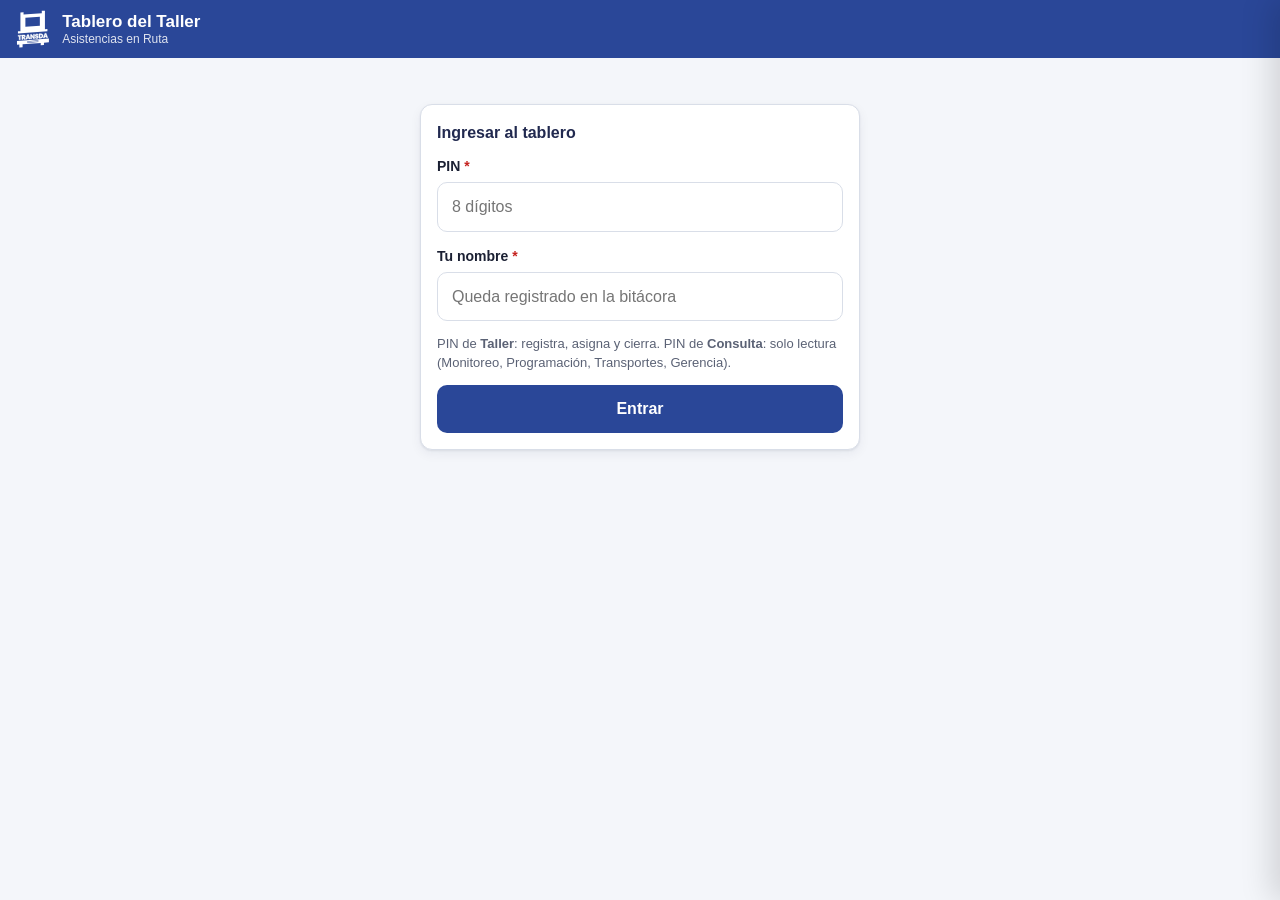
<file: taller.html>
<!doctype html>
<html lang="es">
<head>
<meta charset="utf-8">
<meta name="viewport" content="width=device-width, initial-scale=1, viewport-fit=cover">
<meta name="theme-color" content="#2A4798">
<title>Tablero del Taller · Asistencias en Ruta</title>
<link rel="manifest" href="manifest.webmanifest">
<link rel="icon" href="assets/icon-192.png">
<link rel="stylesheet" href="brand.css">
<style>
  :root {
    --seq-100:#cde2fb; --seq-200:#9ec5f4; --seq-300:#6da7ec; --seq-400:#3987e5; --seq-500:#256abf; --seq-600:#184f95; --seq-700:#0d366b;
    --sin-dato:#EEF0F4;
  }
  body { background: var(--ar-fondo); }
  .t-main { max-width: 1440px; margin: 0 auto; padding: 16px 20px 60px; }
  .tabs { display: flex; gap: 4px; margin-left: 18px; flex-wrap: wrap; }
  .tab { background: transparent; border: 0; color: rgba(255,255,255,.8); font: inherit; font-weight: 700; font-size: 15px; padding: 8px 14px; border-radius: 8px; cursor: pointer; }
  .tab[aria-selected="true"] { background: rgba(255,255,255,.16); color: #fff; }
  .tab .n { display: inline-block; min-width: 22px; padding: 0 6px; margin-left: 6px; border-radius: 999px; background: #fff; color: var(--ar-azul); font-size: 12px; line-height: 20px; text-align: center; }
  .hdr-der { margin-left: auto; display: flex; align-items: center; gap: 12px; font-size: 13px; }
  .hdr-der button { background: rgba(255,255,255,.14); color: #fff; border: 0; border-radius: 8px; padding: 7px 12px; font: inherit; font-weight: 600; cursor: pointer; }
  .vista { display: none; } .vista.activa { display: block; }

  /* Resumen de estados */
  .estados { display: grid; grid-template-columns: repeat(auto-fit, minmax(150px, 1fr)); gap: 10px; margin-bottom: 14px; }
  .estado-box { background: #fff; border: 1px solid var(--ar-borde); border-radius: 12px; padding: 12px 14px; cursor: pointer; text-align: left; font: inherit; }
  .estado-box[aria-pressed="true"] { border-color: var(--ar-azul); box-shadow: inset 0 0 0 1px var(--ar-azul); }
  .estado-box b { display: block; font-size: 26px; line-height: 1.1; color: var(--ar-texto); font-variant-numeric: tabular-nums; }
  .estado-box span { font-size: 13px; color: var(--ar-texto-2); }

  /* Tablas */
  .tabla-caja { background: #fff; border: 1px solid var(--ar-borde); border-radius: 12px; overflow: auto; }
  table.t { width: 100%; border-collapse: collapse; font-size: 14px; }
  table.t th { text-align: left; font-size: 12px; text-transform: uppercase; letter-spacing: .03em; color: var(--ar-texto-2); background: #F8F9FC; padding: 10px 12px; border-bottom: 1px solid var(--ar-borde); position: sticky; top: 0; white-space: nowrap; }
  table.t td { padding: 10px 12px; border-bottom: 1px solid #EEF0F4; vertical-align: top; }
  table.t tbody tr { cursor: pointer; }
  table.t tbody tr:hover { background: #F5F7FC; }
  table.t td.num { text-align: right; font-variant-numeric: tabular-nums; }
  .reloj { font-weight: 800; font-variant-numeric: tabular-nums; white-space: nowrap; }
  .reloj.ok { color: var(--ar-ok); } .reloj.ambar { color: var(--ar-ambar); } .reloj.rojo { color: var(--ar-rojo); }
  .sub { display: block; font-size: 12.5px; color: var(--ar-texto-2); }
  .prio-alta { color: var(--ar-rojo); font-weight: 700; }
  .vacio { padding: 40px; text-align: center; color: var(--ar-texto-2); }

  /* Filtros */
  .filtros { display: flex; flex-wrap: wrap; gap: 10px; align-items: flex-end; background: #fff; border: 1px solid var(--ar-borde); border-radius: 12px; padding: 12px 14px; margin-bottom: 14px; }
  .filtros label { font-size: 12px; font-weight: 700; color: var(--ar-texto-2); display: block; margin-bottom: 4px; }
  .filtros .ar-input, .filtros .ar-select { min-height: 40px; padding: 8px 10px; font-size: 14px; }
  .filtros .ar-select { padding-right: 32px; background-position: calc(100% - 18px) 17px, calc(100% - 13px) 17px; }
  .presets { display: flex; gap: 4px; flex-wrap: wrap; }
  .preset { border: 1px solid var(--ar-borde); background: #fff; border-radius: 8px; padding: 8px 10px; font: inherit; font-size: 13.5px; cursor: pointer; }
  .preset[aria-pressed="true"] { background: var(--ar-azul); color: #fff; border-color: var(--ar-azul); }

  /* KPI y gráficas */
  .kpis { display: grid; grid-template-columns: repeat(auto-fit, minmax(170px, 1fr)); gap: 10px; margin-bottom: 14px; }
  .kpi { background: #fff; border: 1px solid var(--ar-borde); border-radius: 12px; padding: 14px 16px; }
  .kpi span { font-size: 12.5px; color: var(--ar-texto-2); display: block; }
  .kpi b { font-size: 28px; line-height: 1.15; display: block; font-variant-numeric: tabular-nums; color: var(--ar-texto); }
  .kpi small { font-size: 12px; color: var(--ar-texto-2); }
  .graficas { display: grid; grid-template-columns: repeat(12, 1fr); gap: 14px; }
  .g { background: #fff; border: 1px solid var(--ar-borde); border-radius: 12px; padding: 14px 16px; grid-column: span 6; min-width: 0; }
  .g.g4 { grid-column: span 4; } .g.g8 { grid-column: span 8; } .g.g12 { grid-column: span 12; }
  .g h3 { margin: 0 0 2px; font-size: 15px; color: var(--ar-azul-osc); }
  .g p.desc { margin: 0 0 10px; font-size: 12.5px; color: var(--ar-texto-2); }
  .g svg { display: block; width: 100%; height: auto; overflow: visible; }
  .g svg text { font-family: var(--ar-fuente); }
  .eje { fill: var(--ar-texto-2); font-size: 11px; }
  .etq { fill: var(--ar-texto); font-size: 12px; }
  .valor { fill: var(--ar-texto); font-size: 11.5px; font-weight: 700; }
  .grid-l { stroke: #EEF0F4; stroke-width: 1; }
  .barra { fill: var(--ar-azul); }
  .barra:hover, .depto:hover { opacity: .8; }
  .depto { stroke: #fff; stroke-width: 1.2; }
  .leyenda { display: flex; align-items: center; gap: 8px; font-size: 12px; color: var(--ar-texto-2); margin-top: 8px; flex-wrap: wrap; }
  .leyenda i { display: inline-block; width: 22px; height: 10px; border-radius: 2px; }
  .tip { position: fixed; z-index: 200; pointer-events: none; background: #1B2033; color: #fff; font-size: 12.5px; padding: 7px 10px; border-radius: 8px; box-shadow: var(--ar-sombra); max-width: 260px; }
  .tip b { display: block; }
  .ver-tabla { background: none; border: 0; color: var(--ar-azul); font: inherit; font-size: 12.5px; font-weight: 600; cursor: pointer; padding: 0; margin-top: 6px; }
  .mini-tabla { font-size: 12.5px; width: 100%; border-collapse: collapse; margin-top: 6px; }
  .mini-tabla td { padding: 3px 4px; border-bottom: 1px solid #EEF0F4; } .mini-tabla td:last-child { text-align: right; font-variant-numeric: tabular-nums; }

  /* Panel de detalle */
  .panel-fondo { position: fixed; inset: 0; background: rgba(15,20,36,.35); z-index: 60; display: none; }
  .panel { position: fixed; top: 0; right: 0; bottom: 0; width: min(620px, 100%); background: var(--ar-fondo); z-index: 61; transform: translateX(100%); transition: transform .2s; display: flex; flex-direction: column; box-shadow: -8px 0 30px rgba(0,0,0,.15); }
  .panel.abierto { transform: none; } .panel.abierto + .panel-fondo, .panel-fondo.abierto { display: block; }
  .panel-hdr { background: #fff; padding: 14px 18px; border-bottom: 1px solid var(--ar-borde); display: flex; gap: 10px; align-items: flex-start; }
  .panel-hdr h2 { margin: 0; font-size: 20px; color: var(--ar-azul-osc); }
  .panel-hdr .cerrar { margin-left: auto; background: none; border: 0; font-size: 26px; line-height: 1; cursor: pointer; color: var(--ar-texto-2); }
  .panel-cuerpo { overflow: auto; padding: 14px 18px 40px; flex: 1; }
  .acciones { display: flex; flex-wrap: wrap; gap: 8px; }
  .acciones .ar-btn { min-height: 40px; padding: 8px 14px; font-size: 14px; }
  .bit { list-style: none; margin: 0; padding: 0; font-size: 13.5px; }
  .bit li { padding: 8px 0; border-top: 1px solid var(--ar-borde); } .bit li:first-child { border-top: 0; }
  .bit small { color: var(--ar-texto-2); display: block; }
  .sub-form { background: #fff; border: 1px solid var(--ar-azul); border-radius: 12px; padding: 14px; margin-top: 12px; }
  .sub-form h3 { margin: 0 0 10px; font-size: 15px; }
  .dos { display: grid; grid-template-columns: 1fr 1fr; gap: 10px; }
  .solo-taller.oculto-rol { display: none !important; }
  .req::after { content: " *"; color: var(--ar-rojo); }
  .form-nuevo { display: grid; grid-template-columns: 1fr 1fr; gap: 14px; }
  .form-nuevo .ar-card { margin: 0; }
  .visor { position: fixed; inset: 0; background: rgba(0,0,0,.9); z-index: 300; display: flex; align-items: center; justify-content: center; cursor: zoom-out; }
  .visor img { max-width: 96%; max-height: 96%; }

  @media (max-width: 1000px) {
    .g, .g.g4, .g.g8 { grid-column: span 12; }
    .form-nuevo { grid-template-columns: 1fr; }
    .tabs { margin-left: 0; }
    .ar-header { flex-wrap: wrap; }
  }
  @media (max-width: 560px) { .dos { grid-template-columns: 1fr; } .t-main { padding: 12px; } }
</style>
</head>
<body>
<header class="ar-header">
  <img src="assets/transda-logo-blanco.svg" alt="TRANSDA">
  <h1>Tablero del Taller<small>Asistencias en Ruta</small></h1>
  <nav class="tabs ar-oculto" id="tabs" role="tablist" aria-label="Secciones">
    <button class="tab" role="tab" data-v="activas" aria-selected="true">Activas<span class="n" id="nActivas">0</span></button>
    <button class="tab" role="tab" data-v="tablero" aria-selected="false">Indicadores</button>
    <button class="tab" role="tab" data-v="historial" aria-selected="false">Historial</button>
    <button class="tab solo-taller" role="tab" data-v="nuevo" aria-selected="false">+ Registrar</button>
  </nav>
  <div class="hdr-der ar-oculto" id="hdrDer">
    <span id="estadoSync" aria-live="polite"></span>
    <button type="button" id="bActualizar">Actualizar</button>
    <span id="hdrUsuario"></span>
    <button type="button" id="bSalir">Salir</button>
  </div>
</header>

<main class="t-main">
  <!-- ===================== LOGIN ===================== -->
  <section id="vLogin" class="ar-oculto" style="max-width:440px;margin:30px auto">
    <div class="ar-card">
      <h2>Ingresar al tablero</h2>
      <div class="ar-campo"><label class="req" for="lPin">PIN</label><input id="lPin" class="ar-input" type="password" inputmode="numeric" maxlength="8" autocomplete="off" placeholder="8 dígitos"></div>
      <div class="ar-campo"><label class="req" for="lNombre">Tu nombre</label><input id="lNombre" class="ar-input" autocomplete="name" placeholder="Queda registrado en la bitácora"></div>
      <p style="font-size:13px;color:var(--ar-texto-2);margin:0 0 12px">PIN de <b>Taller</b>: registra, asigna y cierra. PIN de <b>Consulta</b>: solo lectura (Monitoreo, Programación, Transportes, Gerencia).</p>
      <div id="lError" class="ar-aviso rojo ar-oculto"></div>
      <button class="ar-btn ar-btn-bloque" id="bEntrar" type="button">Entrar</button>
    </div>
  </section>

  <!-- ===================== ACTIVAS ===================== -->
  <section id="v-activas" class="vista">
    <div class="estados" id="estados"></div>
    <div class="tabla-caja">
      <table class="t">
        <thead><tr><th>Tiempo abierta</th><th>Asistencia</th><th>Unidad</th><th>Falla</th><th>Ubicación</th><th>Estado</th><th>Mecánico</th><th>Piloto</th></tr></thead>
        <tbody id="tbActivas"></tbody>
      </table>
    </div>
    <p style="font-size:12.5px;color:var(--ar-texto-2)">El tiempo corre desde el reporte. Verde &lt; <span class="hA">2</span> h · ámbar &lt; <span class="hR">4</span> h · rojo después. Se actualiza solo cada minuto.</p>
  </section>

  <!-- ===================== INDICADORES ===================== -->
  <section id="v-tablero" class="vista">
    <div class="filtros" id="filtrosTablero">
      <div><label>Periodo</label>
        <div class="presets" id="presets">
          <button class="preset" data-p="7d">7 días</button><button class="preset" data-p="mes" aria-pressed="true">Este mes</button>
          <button class="preset" data-p="mesAnt">Mes anterior</button><button class="preset" data-p="30d">30 días</button>
          <button class="preset" data-p="anio">Este año</button>
        </div>
      </div>
      <div><label for="fDesde">Desde</label><input type="date" id="fDesde" class="ar-input"></div>
      <div><label for="fHasta">Hasta</label><input type="date" id="fHasta" class="ar-input"></div>
      <div><label for="fArea">Área</label><select id="fArea" class="ar-select"><option value="">Todas</option></select></div>
      <div><label for="fTipoMec">Mecánico</label><select id="fTipoMec" class="ar-select"><option value="">Interno y externo</option><option>Interno</option><option>Externo</option></select></div>
      <div><label for="fTipoUni">Tipo de unidad</label><select id="fTipoUni" class="ar-select"><option value="">Todas</option><option value="CABEZAL">Cabezal</option><option value="CAMION CISTERNA">Camión cisterna</option></select></div>
    </div>
    <div class="kpis" id="kpis"></div>
    <div class="graficas">
      <div class="g g8"><h3>Asistencias por día</h3><p class="desc">Fecha del reporte</p><div id="gDia"></div></div>
      <div class="g g4"><h3>Uso de grúa</h3><p class="desc">Resultado de las asistencias atendidas</p><div id="gGrua"></div></div>
      <div class="g"><h3>Unidades con más asistencias</h3><p class="desc">Top 10 del periodo</p><div id="gUnidades"></div></div>
      <div class="g"><h3>Mapa de calor por departamento</h3><p class="desc">Cantidad de asistencias según ubicación GPS del reporte</p><div id="gMapa"></div></div>
      <div class="g g4"><h3>Por área de trabajo</h3><p class="desc">Mecánica, electromecánica, llantas, soldadura</p><div id="gArea"></div></div>
      <div class="g g4"><h3>Tiempo promedio por etapa</h3><p class="desc">Minutos, solo asistencias con la etapa registrada</p><div id="gTiempos"></div></div>
      <div class="g g4"><h3>Mecánico interno vs externo</h3><p class="desc">Asistencias con mecánico registrado</p><div id="gMec"></div></div>
      <div class="g g12"><h3>Horas del día con más reportes</h3><p class="desc">Hora del reporte (0 a 23 h) — ayuda a planificar turnos</p><div id="gHora"></div></div>
    </div>
  </section>

  <!-- ===================== HISTORIAL ===================== -->
  <section id="v-historial" class="vista">
    <div class="filtros">
      <div style="flex:1;min-width:220px"><label for="hBuscar">Buscar</label><input id="hBuscar" class="ar-input" placeholder="Unidad, correlativo, piloto, mecánico, falla…"></div>
      <div><label for="hEstado">Estado</label><select id="hEstado" class="ar-select"><option value="">Todos</option></select></div>
      <div><label>Periodo</label><div style="font-size:13.5px;padding:10px 0" id="hPeriodo"></div></div>
      <div><button class="ar-btn ar-btn-sec" id="bExportar" type="button" style="min-height:40px">Exportar a Excel</button></div>
    </div>
    <div class="tabla-caja" style="max-height:70vh">
      <table class="t">
        <thead><tr><th>Asistencia</th><th>Fecha</th><th>Unidad</th><th>Área / falla</th><th>Depto.</th><th>Mecánico</th><th>Resultado</th><th>Estado</th><th class="num">Total</th></tr></thead>
        <tbody id="tbHistorial"></tbody>
      </table>
    </div>
    <p id="hConteo" style="font-size:12.5px;color:var(--ar-texto-2)"></p>
  </section>

  <!-- ===================== REGISTRAR ===================== -->
  <section id="v-nuevo" class="vista">
    <div class="ar-aviso info">Registra aquí las asistencias que el piloto no pudo reportar, las que atendió un mecánico externo o las que llegaron por llamada. También puedes <b>importar un PDF</b> generado por la app (de piloto o de mecánico) que no se haya sincronizado.
      <label class="ar-btn ar-btn-sec" style="margin-top:10px;min-height:40px;cursor:pointer">Importar PDF recibido<input type="file" accept="application/pdf" id="nPdf" hidden multiple></label>
    </div>
    <form id="fNuevo" novalidate>
      <div class="form-nuevo">
        <div class="ar-card">
          <h2>Reporte</h2>
          <div class="dos">
            <div class="ar-campo"><label class="req" for="nFecha">Fecha y hora del reporte</label><input id="nFecha" type="datetime-local" class="ar-input"></div>
            <div class="ar-campo"><label for="nOrigen">¿Cómo llegó?</label><select id="nOrigen" class="ar-select"><option>Llamada del piloto</option><option>WhatsApp</option><option>Monitoreo / GPS</option><option>Mecánico externo</option><option>Otro</option></select></div>
          </div>
          <div class="dos">
            <div class="ar-campo"><label class="req" for="nUnidad">Unidad</label><input id="nUnidad" class="ar-input" list="dlUnidades" autocomplete="off" placeholder="Ej. C140"><datalist id="dlUnidades"></datalist><div class="sub" id="nUnidadInfo"></div></div>
            <div class="ar-campo"><label for="nCisterna">Cisterna</label><input id="nCisterna" class="ar-input" list="dlCisternas" autocomplete="off"><datalist id="dlCisternas"></datalist></div>
          </div>
          <div class="dos">
            <div class="ar-campo"><label for="nPiloto">Piloto</label><input id="nPiloto" class="ar-input" list="dlPilotos" autocomplete="off"><datalist id="dlPilotos"></datalist></div>
            <div class="ar-campo"><label for="nTel">Teléfono del piloto</label><input id="nTel" class="ar-input" type="tel"></div>
          </div>
          <div class="dos">
            <div class="ar-campo"><label class="req" for="nArea">Área</label><select id="nArea" class="ar-select"><option value="">— Elige —</option></select></div>
            <div class="ar-campo"><label for="nComp">Componente</label><select id="nComp" class="ar-select"><option>Cabezal / Camión</option><option>Cisterna</option></select></div>
          </div>
          <div class="ar-campo"><label class="req" for="nDesc">Descripción de la falla</label><textarea id="nDesc" class="ar-textarea"></textarea></div>
          <div class="dos">
            <div class="ar-campo"><label class="req" for="nMueve">¿Puede moverse?</label><select id="nMueve" class="ar-select"><option value="">—</option><option value="SI">Sí</option><option value="NO">No</option></select></div>
            <div class="ar-campo"><label class="req" for="nCarga">¿Con carga?</label><select id="nCarga" class="ar-select"><option value="">—</option><option value="SI">Sí</option><option value="NO">No</option></select></div>
          </div>
        </div>
        <div class="ar-card">
          <h2>Ubicación y fotos</h2>
          <div class="ar-campo"><label class="req" for="nDepto">Departamento</label><select id="nDepto" class="ar-select"><option value="">— Elige —</option></select></div>
          <div class="ar-campo"><label for="nRef">Referencia</label><input id="nRef" class="ar-input" placeholder="Ej. Km 58 CA-9"></div>
          <div class="ar-campo"><label for="nCoord">Coordenadas o enlace de Google Maps (opcional)</label><input id="nCoord" class="ar-input" placeholder="14.3044, -90.7852  ·  o pega el enlace de ubicación"><div class="sub" id="nCoordInfo"></div></div>
          <div class="ar-campo"><span class="ar-label">Fotos (opcional, hasta 4)</span>
            <div class="ar-fotos" id="nFotos"><label class="ar-foto-add" id="nFotoAdd">＋ Foto<input type="file" accept="image/*" id="nFoto" multiple></label></div>
          </div>
          <div class="ar-campo"><label for="nObs">Observaciones</label><input id="nObs" class="ar-input"></div>
          <div id="nError" class="ar-aviso rojo ar-oculto"></div>
          <button class="ar-btn ar-btn-bloque ar-btn-grande" type="submit" id="bRegistrar">Registrar asistencia</button>
          <p style="font-size:12.5px;color:var(--ar-texto-2);margin:8px 0 0">Después podrás asignar mecánico, registrar horas y cerrarla desde <b>Activas</b>.</p>
        </div>
      </div>
    </form>
  </section>
</main>

<!-- ===================== PANEL DE DETALLE ===================== -->
<aside class="panel" id="panel" aria-hidden="true" aria-labelledby="pTitulo">
  <div class="panel-hdr">
    <div><div class="sub" id="pCorr"></div><h2 id="pTitulo"></h2><div id="pEstado" style="margin-top:4px"></div></div>
    <button class="cerrar" id="pCerrar" type="button" aria-label="Cerrar">×</button>
  </div>
  <div class="panel-cuerpo" id="pCuerpo"></div>
</aside>
<div class="panel-fondo" id="panelFondo"></div>
<div class="tip ar-oculto" id="tip" role="tooltip"></div>

<script src="config.js"></script>
<script src="vendor/jspdf.umd.min.js"></script>
<script src="core.js"></script>
<script src="taller.js"></script>
</body>
</html>
</file>
<file: brand.css>
/* ============================================================
   Marca TRANSDA / Don Arturo — tokens y componentes base
   Cambiar colores SOLO aquí (sección :root).
   ============================================================ */
:root {
  --ar-azul: #2A4798;        /* azul TRANSDA (tomado del logo) */
  --ar-azul-osc: #21294F;    /* navy del texto del logo */
  --ar-azul-claro: #E8EDF8;
  --ar-acento: #2A4798;      /* PENDIENTE: color de acento institucional Don Arturo */

  --ar-fondo: #F4F6FA;
  --ar-superficie: #FFFFFF;
  --ar-texto: #1B2033;
  --ar-texto-2: #5B6275;
  --ar-borde: #D9DEE8;

  /* Estados (semáforo) */
  --ar-ok: #1E8E3E;      --ar-ok-bg: #E6F4EA;
  --ar-ambar: #B26A00;   --ar-ambar-bg: #FFF3DC;
  --ar-rojo: #C5221F;    --ar-rojo-bg: #FCE8E6;
  --ar-info: #1967D2;    --ar-info-bg: #E8F0FE;
  --ar-gris: #5F6368;    --ar-gris-bg: #F1F3F4;

  --ar-radio: 12px;
  --ar-sombra: 0 1px 2px rgba(20, 30, 60, .08), 0 4px 12px rgba(20, 30, 60, .06);
  --ar-fuente: "Segoe UI", Roboto, "Helvetica Neue", Arial, system-ui, sans-serif;
}

* { box-sizing: border-box; }
html { -webkit-text-size-adjust: 100%; }
body {
  margin: 0; font-family: var(--ar-fuente); font-size: 16px; line-height: 1.45;
  color: var(--ar-texto); background: var(--ar-fondo);
}

/* Encabezado */
.ar-header {
  position: sticky; top: 0; z-index: 20;
  display: flex; align-items: center; gap: 12px;
  padding: 10px 16px; padding-top: max(10px, env(safe-area-inset-top));
  background: var(--ar-azul); color: #fff;
}
.ar-header img { height: 38px; width: auto; }
.ar-header h1 { font-size: 17px; margin: 0; font-weight: 700; line-height: 1.2; }
.ar-header small { display: block; font-size: 12px; opacity: .85; font-weight: 400; }
.ar-header .ar-espacio { flex: 1; }

.ar-main { max-width: 760px; margin: 0 auto; padding: 16px; padding-bottom: 96px; }

/* Tarjetas y secciones */
.ar-card {
  background: var(--ar-superficie); border: 1px solid var(--ar-borde);
  border-radius: var(--ar-radio); box-shadow: var(--ar-sombra);
  padding: 16px; margin-bottom: 14px;
}
.ar-card h2 { font-size: 16px; margin: 0 0 12px; color: var(--ar-azul-osc); display: flex; align-items: center; gap: 8px; }
.ar-paso { display: inline-flex; width: 26px; height: 26px; border-radius: 50%; background: var(--ar-azul); color: #fff;
  align-items: center; justify-content: center; font-size: 13px; font-weight: 700; flex: none; }

/* Formularios */
.ar-campo { margin-bottom: 14px; }
.ar-campo label, .ar-label { display: block; font-size: 14px; font-weight: 600; margin-bottom: 6px; color: var(--ar-texto); }
.ar-campo .ar-ayuda { font-size: 12.5px; color: var(--ar-texto-2); margin-top: 4px; }
.ar-input, .ar-select, .ar-textarea {
  width: 100%; min-height: 48px; padding: 12px 14px; font: inherit; font-size: 16px; /* 16px evita zoom en iOS */
  color: var(--ar-texto); background: #fff; border: 1.5px solid var(--ar-borde); border-radius: 10px;
  appearance: none; -webkit-appearance: none;
}
.ar-textarea { min-height: 96px; resize: vertical; }
.ar-input:focus, .ar-select:focus, .ar-textarea:focus { outline: none; border-color: var(--ar-azul); box-shadow: 0 0 0 3px rgba(42, 71, 152, .18); }
.ar-select { background-image: linear-gradient(45deg, transparent 50%, var(--ar-texto-2) 50%), linear-gradient(135deg, var(--ar-texto-2) 50%, transparent 50%);
  background-position: calc(100% - 20px) 21px, calc(100% - 15px) 21px; background-size: 5px 5px; background-repeat: no-repeat; padding-right: 36px; }

/* Opciones tipo botón (radio grandes) */
.ar-opciones { display: grid; grid-template-columns: repeat(auto-fit, minmax(130px, 1fr)); gap: 8px; }
.ar-opcion { position: relative; }
.ar-opcion input { position: absolute; opacity: 0; pointer-events: none; }
.ar-opcion span {
  display: flex; align-items: center; justify-content: center; text-align: center; min-height: 52px; padding: 8px 10px;
  border: 1.5px solid var(--ar-borde); border-radius: 10px; background: #fff; font-weight: 600; font-size: 15px; cursor: pointer;
}
.ar-opcion input:checked + span { border-color: var(--ar-azul); background: var(--ar-azul-claro); color: var(--ar-azul-osc); box-shadow: inset 0 0 0 1px var(--ar-azul); }
.ar-opcion input:focus-visible + span { outline: 3px solid rgba(42, 71, 152, .35); }

/* Botones */
.ar-btn {
  display: inline-flex; align-items: center; justify-content: center; gap: 8px;
  min-height: 48px; padding: 12px 18px; border: 0; border-radius: 10px; font: inherit; font-weight: 700; font-size: 16px;
  background: var(--ar-azul); color: #fff; cursor: pointer; text-decoration: none; -webkit-tap-highlight-color: transparent;
}
.ar-btn:active { transform: translateY(1px); }
.ar-btn[disabled] { opacity: .5; cursor: not-allowed; }
.ar-btn-sec { background: #fff; color: var(--ar-azul); border: 1.5px solid var(--ar-azul); }
.ar-btn-ok { background: var(--ar-ok); }
.ar-btn-wa { background: #1FAF53; }
.ar-btn-peligro { background: var(--ar-rojo); }
.ar-btn-bloque { width: 100%; }
.ar-btn-grande { min-height: 58px; font-size: 17px; }
.ar-fila-btn { display: flex; gap: 10px; flex-wrap: wrap; }
.ar-fila-btn > * { flex: 1 1 160px; }

/* Barra inferior fija (acción principal en móvil) */
.ar-barra-inf {
  position: fixed; left: 0; right: 0; bottom: 0; z-index: 30; padding: 12px 16px;
  padding-bottom: max(12px, env(safe-area-inset-bottom));
  background: rgba(255, 255, 255, .96); border-top: 1px solid var(--ar-borde); backdrop-filter: blur(6px);
}
.ar-barra-inf .ar-btn { width: 100%; max-width: 728px; margin: 0 auto; display: flex; }

/* Chips de estado */
.ar-chip { display: inline-flex; align-items: center; gap: 6px; padding: 3px 10px; border-radius: 999px; font-size: 12.5px; font-weight: 700; white-space: nowrap; }
.ar-chip::before { content: ""; width: 7px; height: 7px; border-radius: 50%; background: currentColor; }
.ar-chip.ok { color: var(--ar-ok); background: var(--ar-ok-bg); }
.ar-chip.ambar { color: var(--ar-ambar); background: var(--ar-ambar-bg); }
.ar-chip.rojo { color: var(--ar-rojo); background: var(--ar-rojo-bg); }
.ar-chip.info { color: var(--ar-info); background: var(--ar-info-bg); }
.ar-chip.gris { color: var(--ar-gris); background: var(--ar-gris-bg); }

/* Fotos */
.ar-fotos { display: grid; grid-template-columns: repeat(auto-fill, minmax(96px, 1fr)); gap: 8px; }
.ar-foto { position: relative; aspect-ratio: 1; border-radius: 10px; overflow: hidden; background: var(--ar-gris-bg); border: 1px solid var(--ar-borde); }
.ar-foto img { width: 100%; height: 100%; object-fit: cover; display: block; }
.ar-foto button { position: absolute; top: 4px; right: 4px; width: 30px; height: 30px; border-radius: 50%; border: 0; background: rgba(0, 0, 0, .6); color: #fff; font-size: 18px; line-height: 1; cursor: pointer; }
.ar-foto-add { display: flex; flex-direction: column; align-items: center; justify-content: center; gap: 4px; aspect-ratio: 1;
  border: 2px dashed var(--ar-borde); border-radius: 10px; color: var(--ar-azul); font-weight: 700; font-size: 13px; cursor: pointer; background: #fff; }
.ar-foto-add input { display: none; }

/* Avisos */
.ar-aviso { padding: 12px 14px; border-radius: 10px; font-size: 14px; margin-bottom: 12px; border: 1px solid transparent; }
.ar-aviso.ok { background: var(--ar-ok-bg); color: #135E2A; border-color: #BFE3C9; }
.ar-aviso.ambar { background: var(--ar-ambar-bg); color: #7A4A00; border-color: #F5D9A3; }
.ar-aviso.rojo { background: var(--ar-rojo-bg); color: #8C1A17; border-color: #F4C4C0; }
.ar-aviso.info { background: var(--ar-info-bg); color: #174EA6; border-color: #C6DAFC; }

.ar-toast { position: fixed; left: 50%; bottom: 96px; transform: translateX(-50%); z-index: 99; max-width: calc(100% - 32px);
  padding: 12px 16px; border-radius: 10px; color: #fff; background: #1B2033; font-size: 14.5px; box-shadow: var(--ar-sombra); }
.ar-toast.rojo { background: var(--ar-rojo); } .ar-toast.ok { background: var(--ar-ok); }

.ar-kv { display: grid; grid-template-columns: max-content 1fr; gap: 6px 14px; font-size: 14.5px; margin: 0; }
.ar-kv dt { color: var(--ar-texto-2); } .ar-kv dd { margin: 0; font-weight: 600; word-break: break-word; }
.ar-mono { font-variant-numeric: tabular-nums; }
.ar-oculto { display: none !important; }
.ar-pie { text-align: center; color: var(--ar-texto-2); font-size: 12px; margin-top: 24px; }

@media (min-width: 900px) {
  .ar-main { padding: 24px; }
}
</file>
